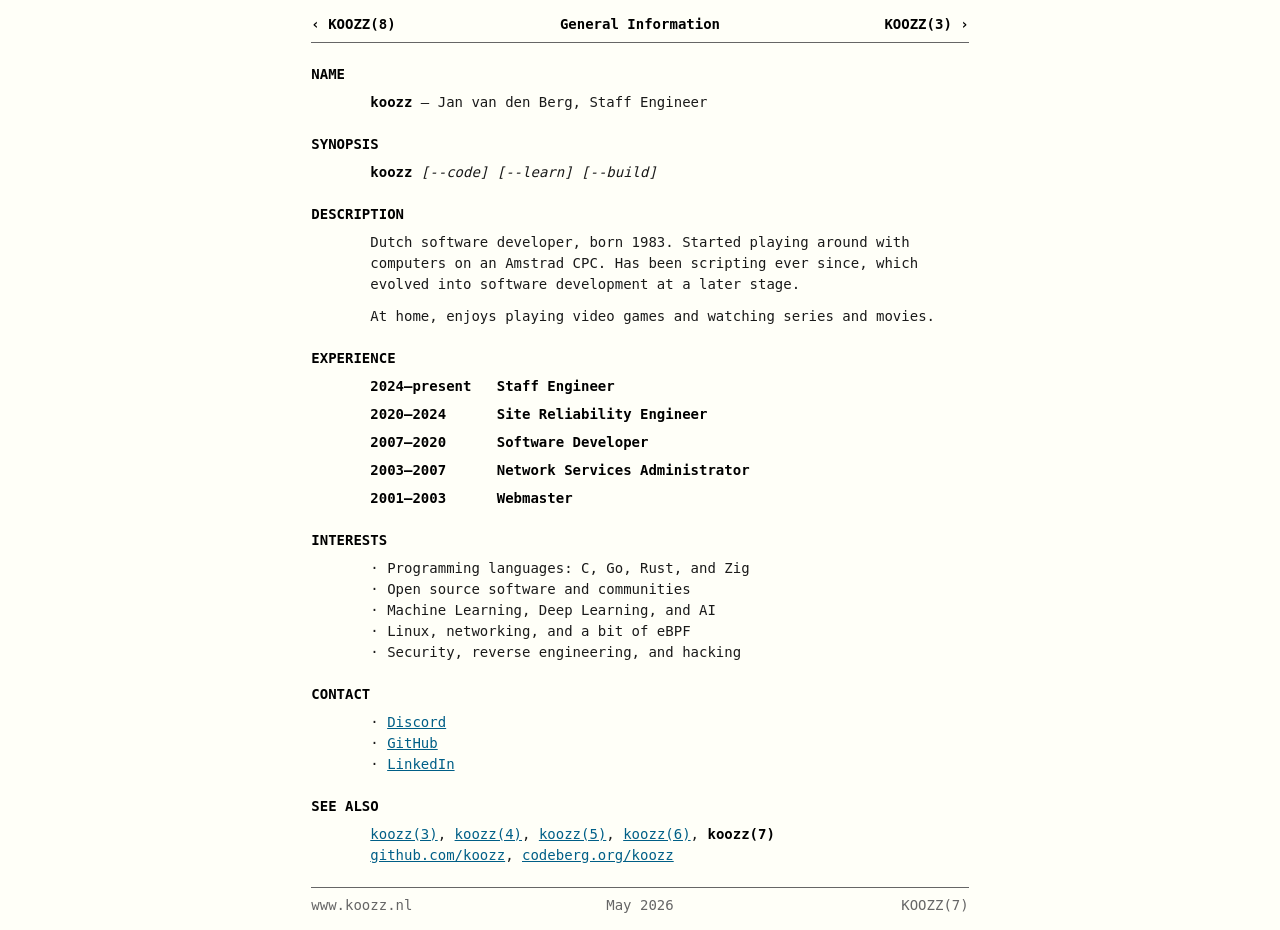
<file: index.html>
<!DOCTYPE html>
<html lang="en">
  <head>
    <meta charset="utf-8">
    <meta name="viewport" content="width=device-width, initial-scale=1">
    <meta name="color-scheme" content="dark light">
    <title>KOOZZ(7) - Jan van den Berg</title>
    <link rel="apple-touch-icon" sizes="180x180" href="/apple-touch-icon.png">
    <link rel="icon" type="image/png" sizes="32x32" href="/favicon-32x32.png">
    <link rel="icon" type="image/png" sizes="16x16" href="/favicon-16x16.png">
    <link rel="manifest" href="/site.webmanifest">
    <link rel="stylesheet" href="style.css">
    <link rel="prev" href="learn.html">
    <link rel="next" href="contrib.html">
    <link rel="prefetch" href="contrib.html">
    <link rel="prefetch" href="italian.html">
    <link rel="prefetch" href="config.html">
    <link rel="prefetch" href="games.html">
  </head>
  <body>
    <div class="man-page">
      <div class="man-header">
        <span><a href="learn.html">&#8249; KOOZZ(8)</a></span>
        <span>General Information</span>
        <span><a href="contrib.html">KOOZZ(3) &#8250;</a></span>
      </div>

      <div class="section-heading">NAME</div>
      <div class="section-body">
        <p><b>koozz</b> &mdash; Jan van den Berg, Staff Engineer</p>
      </div>

      <div class="section-heading">SYNOPSIS</div>
      <div class="section-body">
        <p class="synopsis">koozz <span class="synopsis-arg">[--code]</span> <span class="synopsis-arg">[--learn]</span> <span class="synopsis-arg">[--build]</span></p>
      </div>

      <div class="section-heading">DESCRIPTION</div>
      <div class="section-body">
        <p>
          Dutch software developer, born 1983. Started playing around with
          computers on an Amstrad CPC. Has been scripting ever since, which
          evolved into software development at a later stage.
        </p>
        <p>
          At home, enjoys playing video games and watching series and movies.
        </p>
      </div>

      <div class="section-heading">EXPERIENCE</div>
      <div class="section-body">
        <div class="entry">
          <div class="entry-label">2024&ndash;present &nbsp; Staff Engineer</div>
        </div>
        <div class="entry">
          <div class="entry-label">2020&ndash;2024 &nbsp;&nbsp;&nbsp;&nbsp; Site Reliability Engineer</div>
        </div>
        <div class="entry">
          <div class="entry-label">2007&ndash;2020 &nbsp;&nbsp;&nbsp;&nbsp; Software Developer</div>
        </div>
        <div class="entry">
          <div class="entry-label">2003&ndash;2007 &nbsp;&nbsp;&nbsp;&nbsp; Network Services Administrator</div>
        </div>
        <div class="entry">
          <div class="entry-label">2001&ndash;2003 &nbsp;&nbsp;&nbsp;&nbsp; Webmaster</div>
        </div>
      </div>

      <div class="section-heading">INTERESTS</div>
      <div class="section-body">
        <ul>
          <li>Programming languages: C, Go, Rust, and Zig</li>
          <li>Open source software and communities</li>
          <li>Machine Learning, Deep Learning, and AI</li>
          <li>Linux, networking, and a bit of eBPF</li>
          <li>Security, reverse engineering, and hacking</li>
        </ul>
      </div>

      <div class="section-heading">CONTACT</div>
      <div class="section-body">
        <ul>
          <li><a href="https://discord.com/invite/qkj62jt8Mg">Discord</a></li>
          <li><a href="https://github.com/koozz">GitHub</a></li>
          <li><a href="https://www.linkedin.com/in/koozz">LinkedIn</a></li>
        </ul>
      </div>

      <div class="section-heading">SEE ALSO</div>
      <div class="section-body">
        <p>
          <a href="contrib.html">koozz(3)</a>,
          <a href="italian.html">koozz(4)</a>,
          <a href="config.html">koozz(5)</a>,
          <a href="games.html">koozz(6)</a>,
          <b>koozz(7)</b>
          <br>
          <a href="https://github.com/koozz">github.com/koozz</a>,
          <a href="https://codeberg.org/koozz">codeberg.org/koozz</a>
        </p>
      </div>

      <div class="man-footer">
        <span>www.koozz.nl</span>
        <span>May 2026</span>
        <span>KOOZZ(7)</span>
      </div>
    </div>
  </body>
</html>
</file>
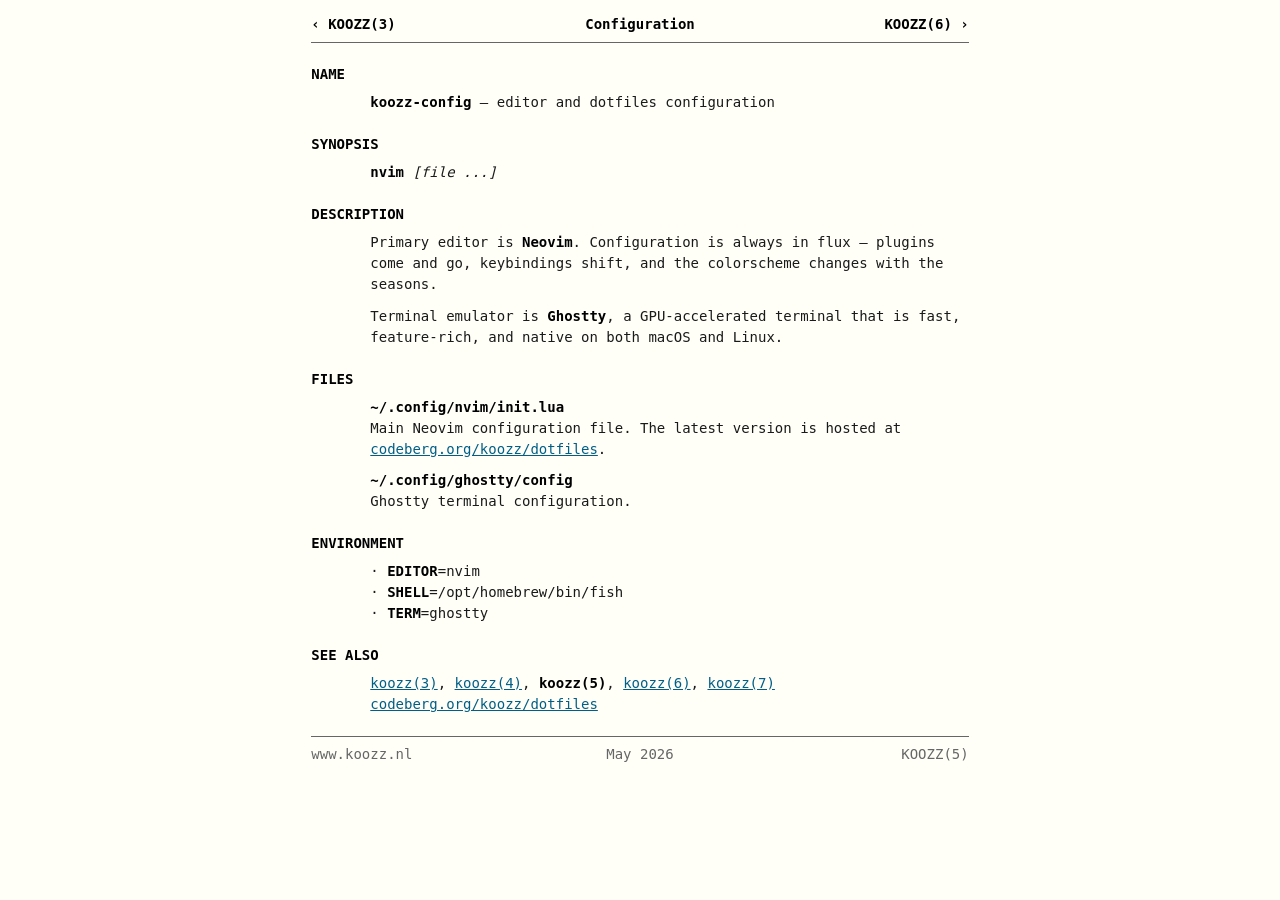
<file: config.html>
<!DOCTYPE html>
<html lang="en">
  <head>
    <meta charset="utf-8">
    <meta name="viewport" content="width=device-width, initial-scale=1">
    <meta name="color-scheme" content="dark light">
    <title>KOOZZ(5) - Configuration</title>
    <link rel="apple-touch-icon" sizes="180x180" href="/apple-touch-icon.png">
    <link rel="icon" type="image/png" sizes="32x32" href="/favicon-32x32.png">
    <link rel="icon" type="image/png" sizes="16x16" href="/favicon-16x16.png">
    <link rel="manifest" href="/site.webmanifest">
    <link rel="stylesheet" href="style.css">
    <link rel="prev" href="contrib.html">
    <link rel="next" href="games.html">
    <link rel="prefetch" href="index.html">
    <link rel="prefetch" href="italian.html">
    <link rel="prefetch" href="games.html">
  </head>
  <body>
    <div class="man-page">
      <div class="man-header">
        <span><a href="contrib.html">&#8249; KOOZZ(3)</a></span>
        <span>Configuration</span>
        <span><a href="games.html">KOOZZ(6) &#8250;</a></span>
      </div>

      <div class="section-heading">NAME</div>
      <div class="section-body">
        <p><b>koozz-config</b> &mdash; editor and dotfiles configuration</p>
      </div>

      <div class="section-heading">SYNOPSIS</div>
      <div class="section-body">
        <p class="synopsis">nvim <span class="synopsis-arg">[file ...]</span></p>
      </div>

      <div class="section-heading">DESCRIPTION</div>
      <div class="section-body">
        <p>
          Primary editor is <b>Neovim</b>. Configuration is always in
          flux &mdash; plugins come and go, keybindings shift, and the
          colorscheme changes with the seasons.
        </p>
        <p>
          Terminal emulator is <b>Ghostty</b>, a GPU-accelerated terminal
          that is fast, feature-rich, and native on both macOS and Linux.
        </p>
      </div>

      <div class="section-heading">FILES</div>
      <div class="section-body">
        <div class="entry">
          <div class="entry-label">~/.config/nvim/init.lua</div>
          <p>
            Main Neovim configuration file. The latest version is hosted at
            <a href="https://codeberg.org/koozz/dotfiles/src/branch/main/.config/nvim/init.lua">codeberg.org/koozz/dotfiles</a>.
          </p>
        </div>
        <div class="entry">
          <div class="entry-label">~/.config/ghostty/config</div>
          <p>Ghostty terminal configuration.</p>
        </div>
      </div>

      <div class="section-heading">ENVIRONMENT</div>
      <div class="section-body">
        <ul>
          <li><b>EDITOR</b>=nvim</li>
          <li><b>SHELL</b>=/opt/homebrew/bin/fish</li>
          <li><b>TERM</b>=ghostty</li>
        </ul>
      </div>

      <div class="section-heading">SEE ALSO</div>
      <div class="section-body">
        <p>
          <a href="contrib.html">koozz(3)</a>,
          <a href="italian.html">koozz(4)</a>,
          <b>koozz(5)</b>,
          <a href="games.html">koozz(6)</a>,
          <a href="index.html">koozz(7)</a>
          <br>
          <a href="https://codeberg.org/koozz/dotfiles">codeberg.org/koozz/dotfiles</a>
        </p>
      </div>

      <div class="man-footer">
        <span>www.koozz.nl</span>
        <span>May 2026</span>
        <span>KOOZZ(5)</span>
      </div>
    </div>
  </body>
</html>
</file>
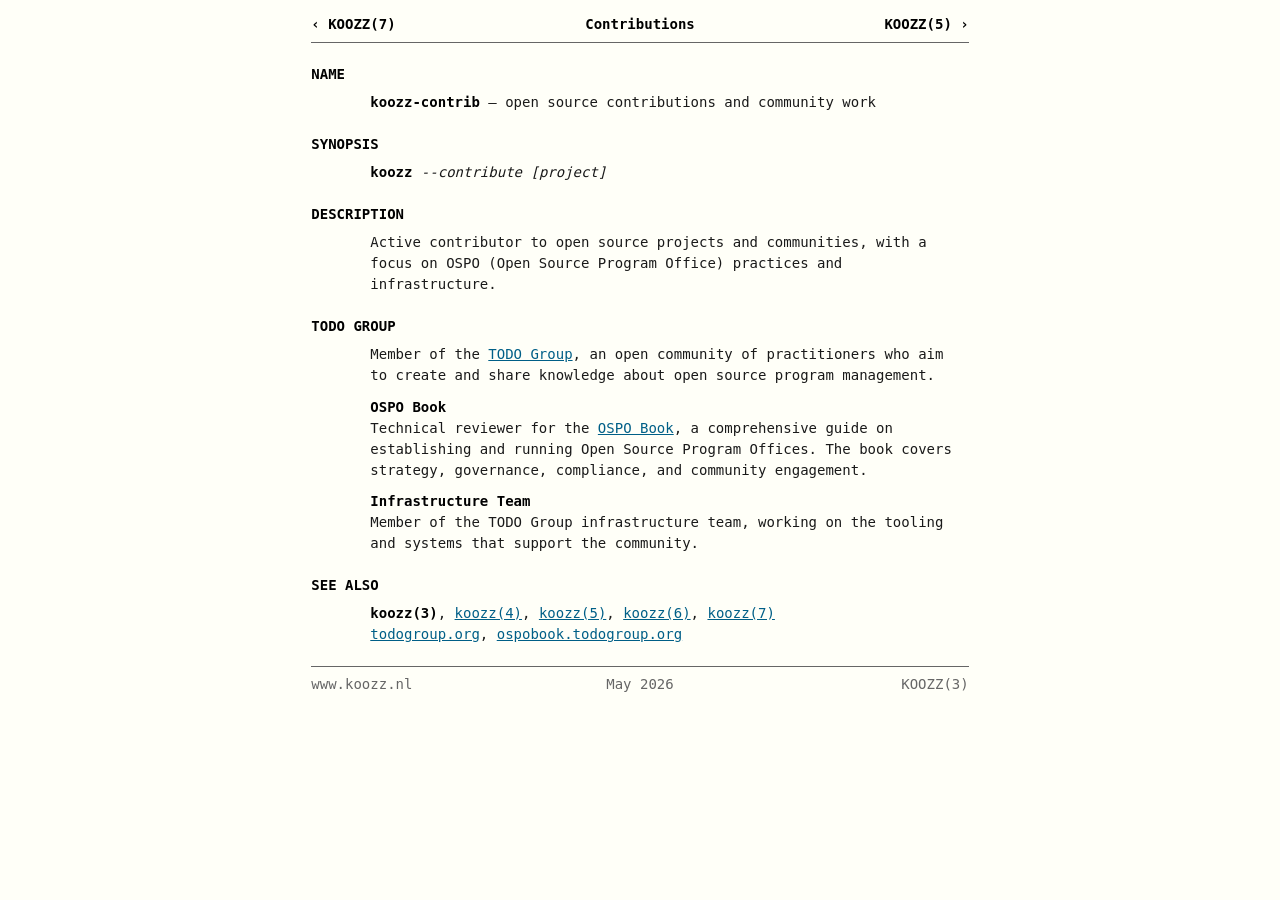
<file: contrib.html>
<!DOCTYPE html>
<html lang="en">
  <head>
    <meta charset="utf-8">
    <meta name="viewport" content="width=device-width, initial-scale=1">
    <meta name="color-scheme" content="dark light">
    <title>KOOZZ(3) - Contributions</title>
    <link rel="apple-touch-icon" sizes="180x180" href="/apple-touch-icon.png">
    <link rel="icon" type="image/png" sizes="32x32" href="/favicon-32x32.png">
    <link rel="icon" type="image/png" sizes="16x16" href="/favicon-16x16.png">
    <link rel="manifest" href="/site.webmanifest">
    <link rel="stylesheet" href="style.css">
    <link rel="prev" href="index.html">
    <link rel="next" href="config.html">
    <link rel="prefetch" href="index.html">
    <link rel="prefetch" href="italian.html">
    <link rel="prefetch" href="config.html">
  </head>
  <body>
    <div class="man-page">
      <div class="man-header">
        <span><a href="index.html">&#8249; KOOZZ(7)</a></span>
        <span>Contributions</span>
        <span><a href="config.html">KOOZZ(5) &#8250;</a></span>
      </div>

      <div class="section-heading">NAME</div>
      <div class="section-body">
        <p><b>koozz-contrib</b> &mdash; open source contributions and community work</p>
      </div>

      <div class="section-heading">SYNOPSIS</div>
      <div class="section-body">
        <p class="synopsis">koozz <span class="synopsis-arg">--contribute</span> <span class="synopsis-arg">[project]</span></p>
      </div>

      <div class="section-heading">DESCRIPTION</div>
      <div class="section-body">
        <p>
          Active contributor to open source projects and communities,
          with a focus on OSPO (Open Source Program Office) practices
          and infrastructure.
        </p>
      </div>

      <div class="section-heading">TODO GROUP</div>
      <div class="section-body">
        <p>
          Member of the <a href="https://todogroup.org">TODO Group</a>,
          an open community of practitioners who aim to create and share
          knowledge about open source program management.
        </p>
        <div class="entry">
          <div class="entry-label">OSPO Book</div>
          <p>
            Technical reviewer for the
            <a href="https://ospobook.todogroup.org">OSPO Book</a>,
            a comprehensive guide on establishing and running Open Source
            Program Offices. The book covers strategy, governance,
            compliance, and community engagement.
          </p>
        </div>
        <div class="entry">
          <div class="entry-label">Infrastructure Team</div>
          <p>
            Member of the TODO Group infrastructure team, working on
            the tooling and systems that support the community.
          </p>
        </div>
      </div>

      <div class="section-heading">SEE ALSO</div>
      <div class="section-body">
        <p>
          <b>koozz(3)</b>,
          <a href="italian.html">koozz(4)</a>,
          <a href="config.html">koozz(5)</a>,
          <a href="games.html">koozz(6)</a>,
          <a href="index.html">koozz(7)</a>
          <br>
          <a href="https://todogroup.org">todogroup.org</a>,
          <a href="https://ospobook.todogroup.org">ospobook.todogroup.org</a>
        </p>
      </div>

      <div class="man-footer">
        <span>www.koozz.nl</span>
        <span>May 2026</span>
        <span>KOOZZ(3)</span>
      </div>
    </div>
  </body>
</html>
</file>
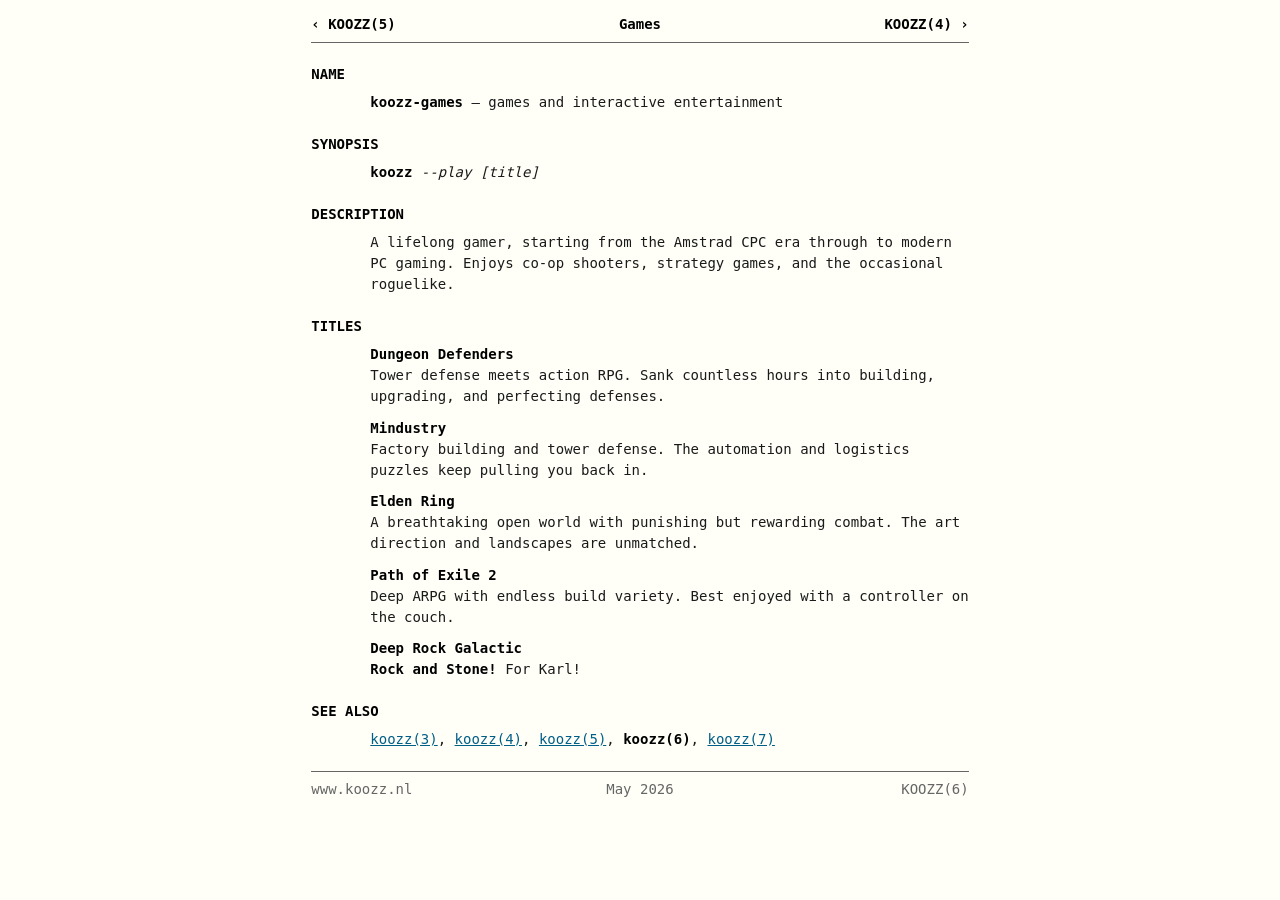
<file: games.html>
<!DOCTYPE html>
<html lang="en">
  <head>
    <meta charset="utf-8">
    <meta name="viewport" content="width=device-width, initial-scale=1">
    <meta name="color-scheme" content="dark light">
    <title>KOOZZ(6) - Games</title>
    <link rel="apple-touch-icon" sizes="180x180" href="/apple-touch-icon.png">
    <link rel="icon" type="image/png" sizes="32x32" href="/favicon-32x32.png">
    <link rel="icon" type="image/png" sizes="16x16" href="/favicon-16x16.png">
    <link rel="manifest" href="/site.webmanifest">
    <link rel="stylesheet" href="style.css">
    <link rel="prev" href="config.html">
    <link rel="next" href="italian.html">
    <link rel="prefetch" href="index.html">
    <link rel="prefetch" href="contrib.html">
    <link rel="prefetch" href="italian.html">
    <link rel="prefetch" href="config.html">
  </head>
  <body>
    <div class="man-page">
      <div class="man-header">
        <span><a href="config.html">&#8249; KOOZZ(5)</a></span>
        <span>Games</span>
        <span><a href="italian.html">KOOZZ(4) &#8250;</a></span>
      </div>

      <div class="section-heading">NAME</div>
      <div class="section-body">
        <p><b>koozz-games</b> &mdash; games and interactive entertainment</p>
      </div>

      <div class="section-heading">SYNOPSIS</div>
      <div class="section-body">
        <p class="synopsis">koozz <span class="synopsis-arg">--play</span> <span class="synopsis-arg">[title]</span></p>
      </div>

      <div class="section-heading">DESCRIPTION</div>
      <div class="section-body">
        <p>
          A lifelong gamer, starting from the Amstrad CPC era through to
          modern PC gaming. Enjoys co-op shooters, strategy games, and
          the occasional roguelike.
        </p>
      </div>

      <div class="section-heading">TITLES</div>
      <div class="section-body">
        <div class="entry">
          <div class="entry-label">Dungeon Defenders</div>
          <p>
            Tower defense meets action RPG. Sank countless hours into
            building, upgrading, and perfecting defenses.
          </p>
        </div>
        <div class="entry">
          <div class="entry-label">Mindustry</div>
          <p>
            Factory building and tower defense. The automation and
            logistics puzzles keep pulling you back in.
          </p>
        </div>
        <div class="entry">
          <div class="entry-label">Elden Ring</div>
          <p>
            A breathtaking open world with punishing but rewarding
            combat. The art direction and landscapes are unmatched.
          </p>
        </div>
        <div class="entry">
          <div class="entry-label">Path of Exile 2</div>
          <p>
            Deep ARPG with endless build variety. Best enjoyed with
            a controller on the couch.
          </p>
        </div>
        <div class="entry">
          <div class="entry-label">Deep Rock Galactic</div>
          <p>
            <b>Rock and Stone!</b> For Karl!
          </p>
        </div>
      </div>

      <div class="section-heading">SEE ALSO</div>
      <div class="section-body">
        <p>
          <a href="contrib.html">koozz(3)</a>,
          <a href="italian.html">koozz(4)</a>,
          <a href="config.html">koozz(5)</a>,
          <b>koozz(6)</b>,
          <a href="index.html">koozz(7)</a>
        </p>
      </div>

      <div class="man-footer">
        <span>www.koozz.nl</span>
        <span>May 2026</span>
        <span>KOOZZ(6)</span>
      </div>
    </div>
  </body>
</html>
</file>
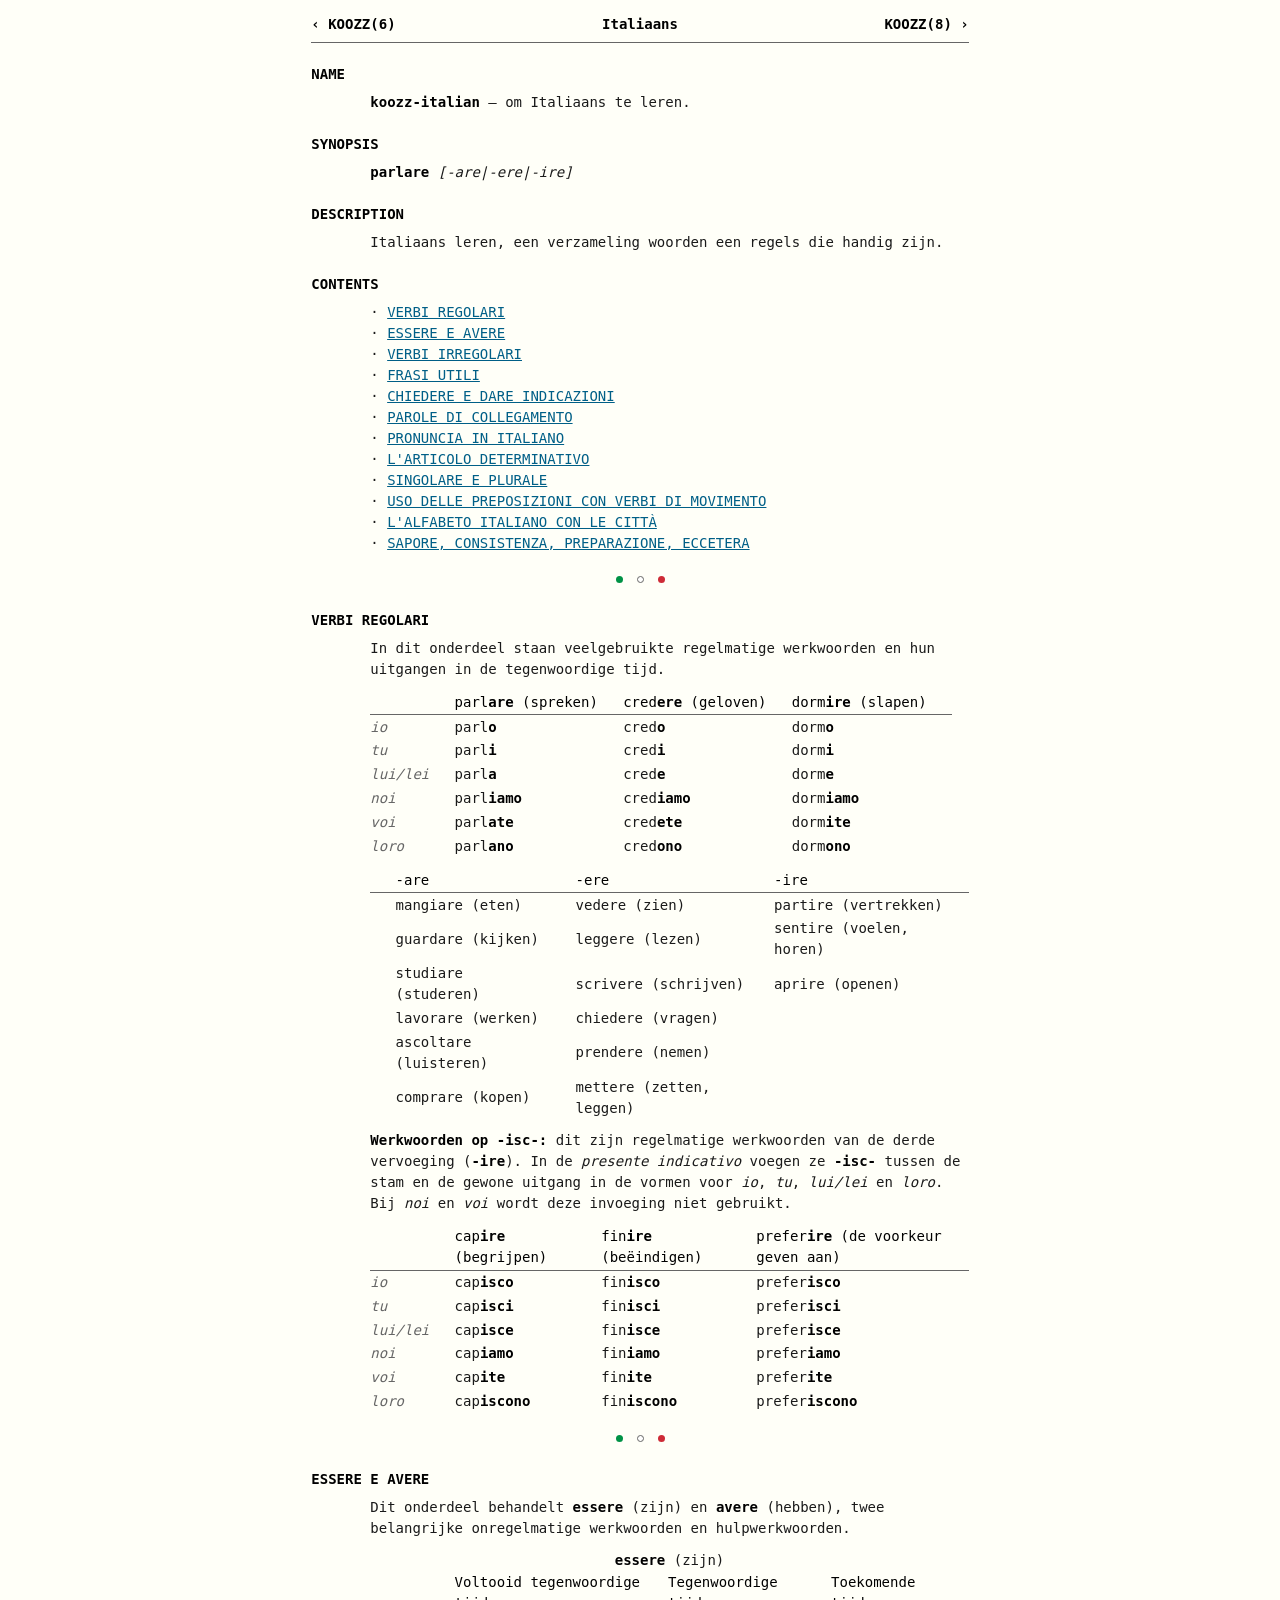
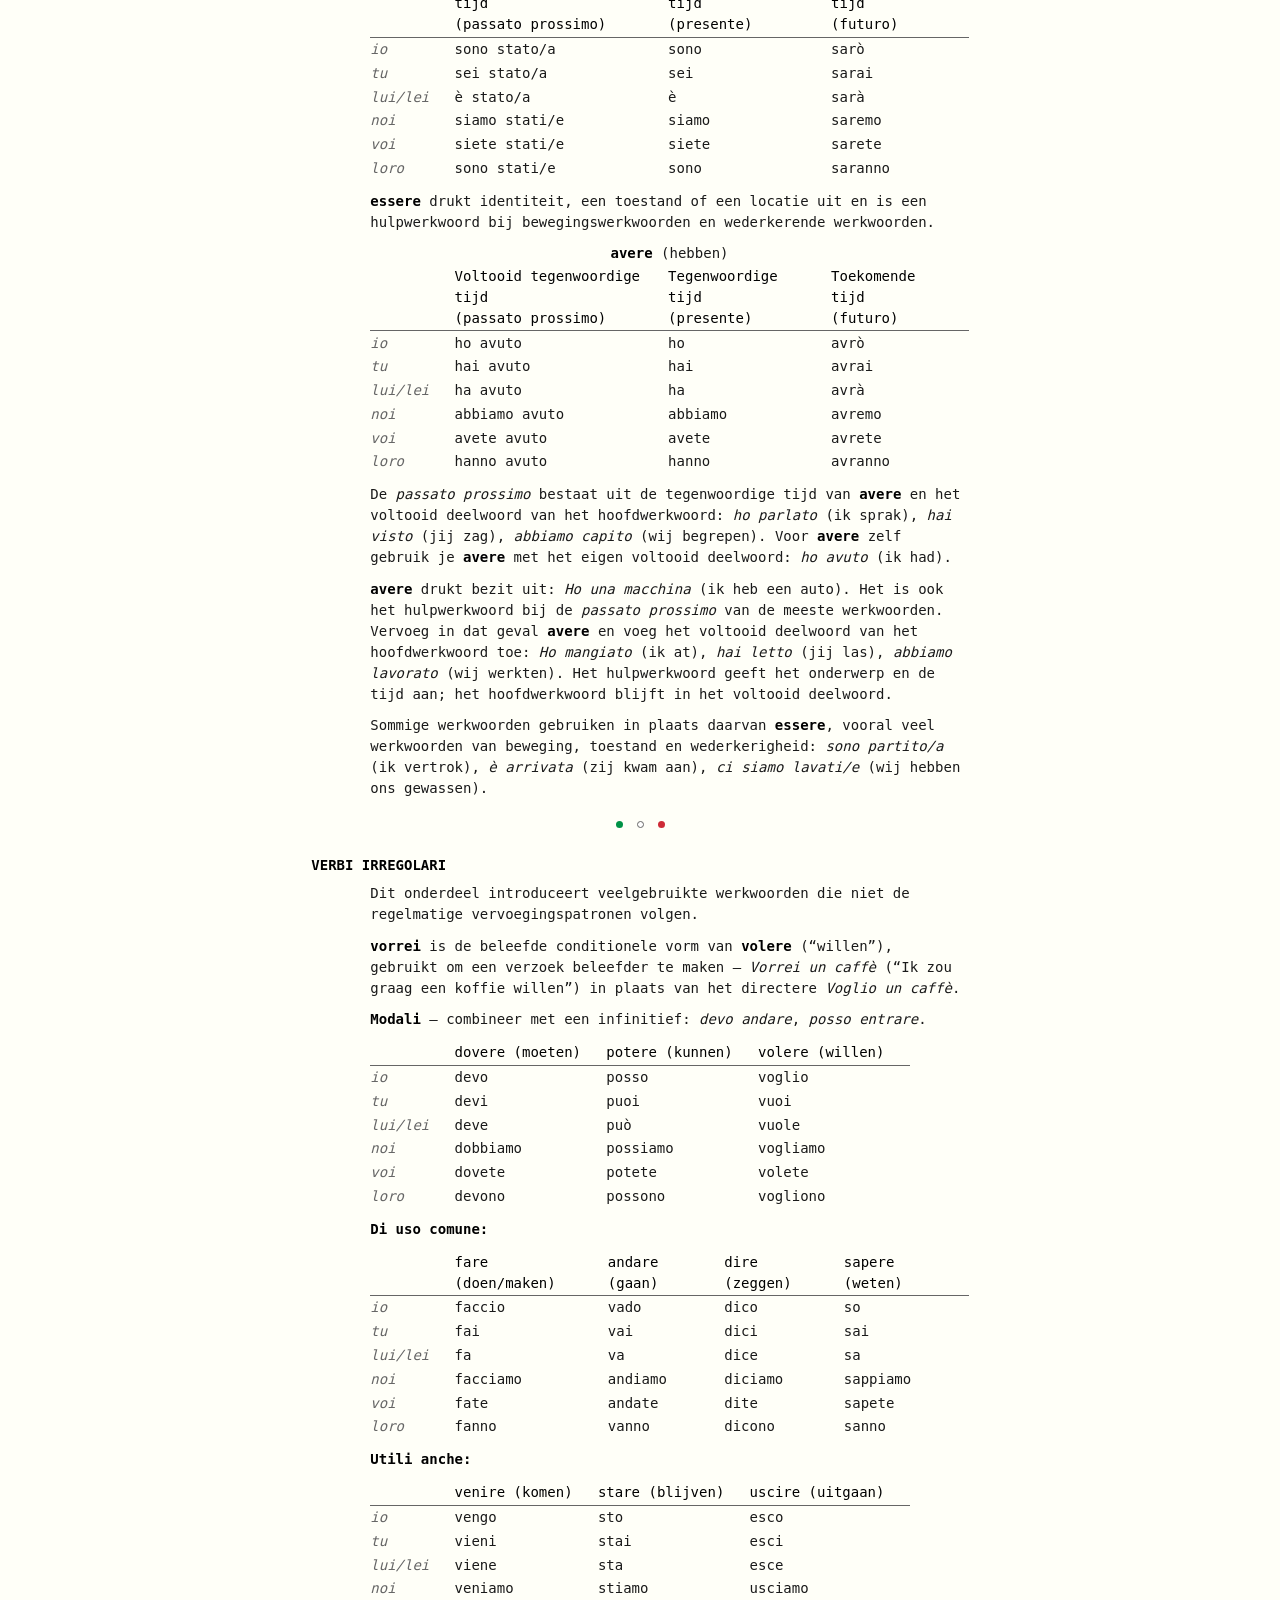
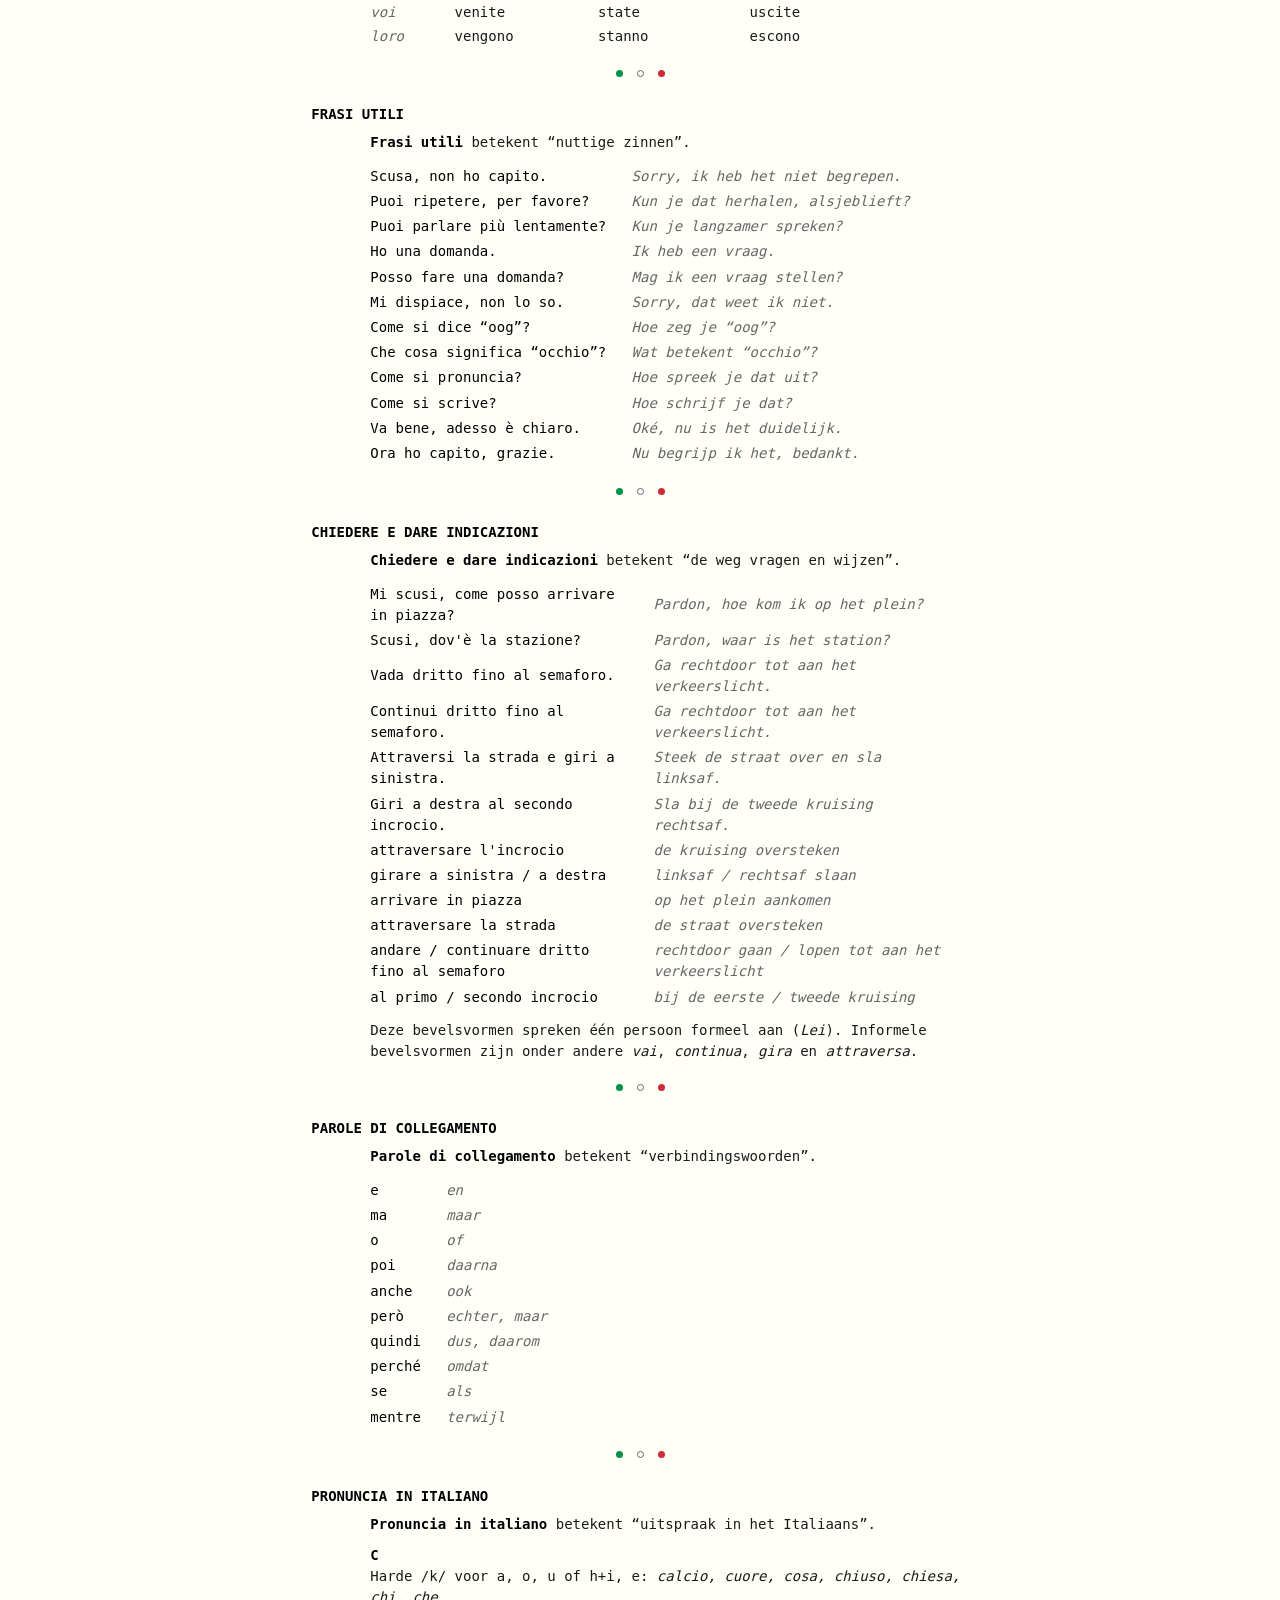
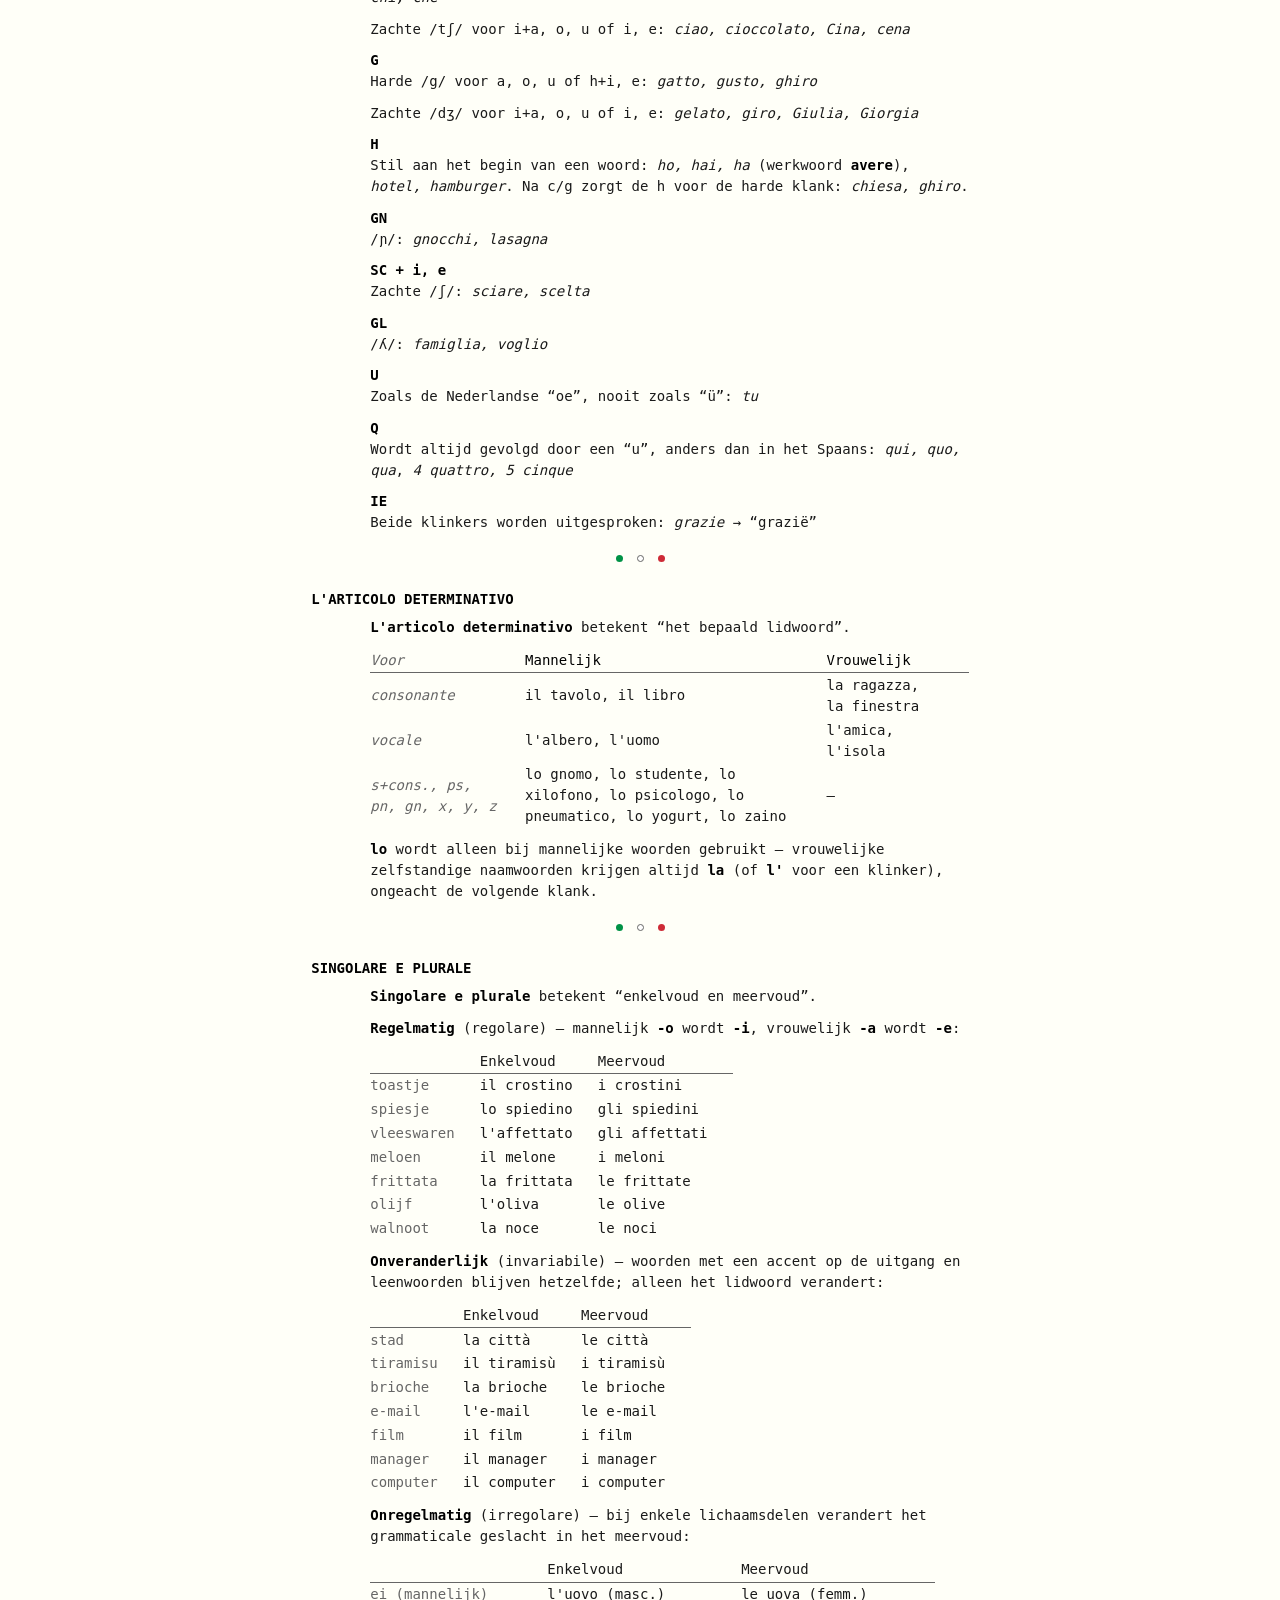
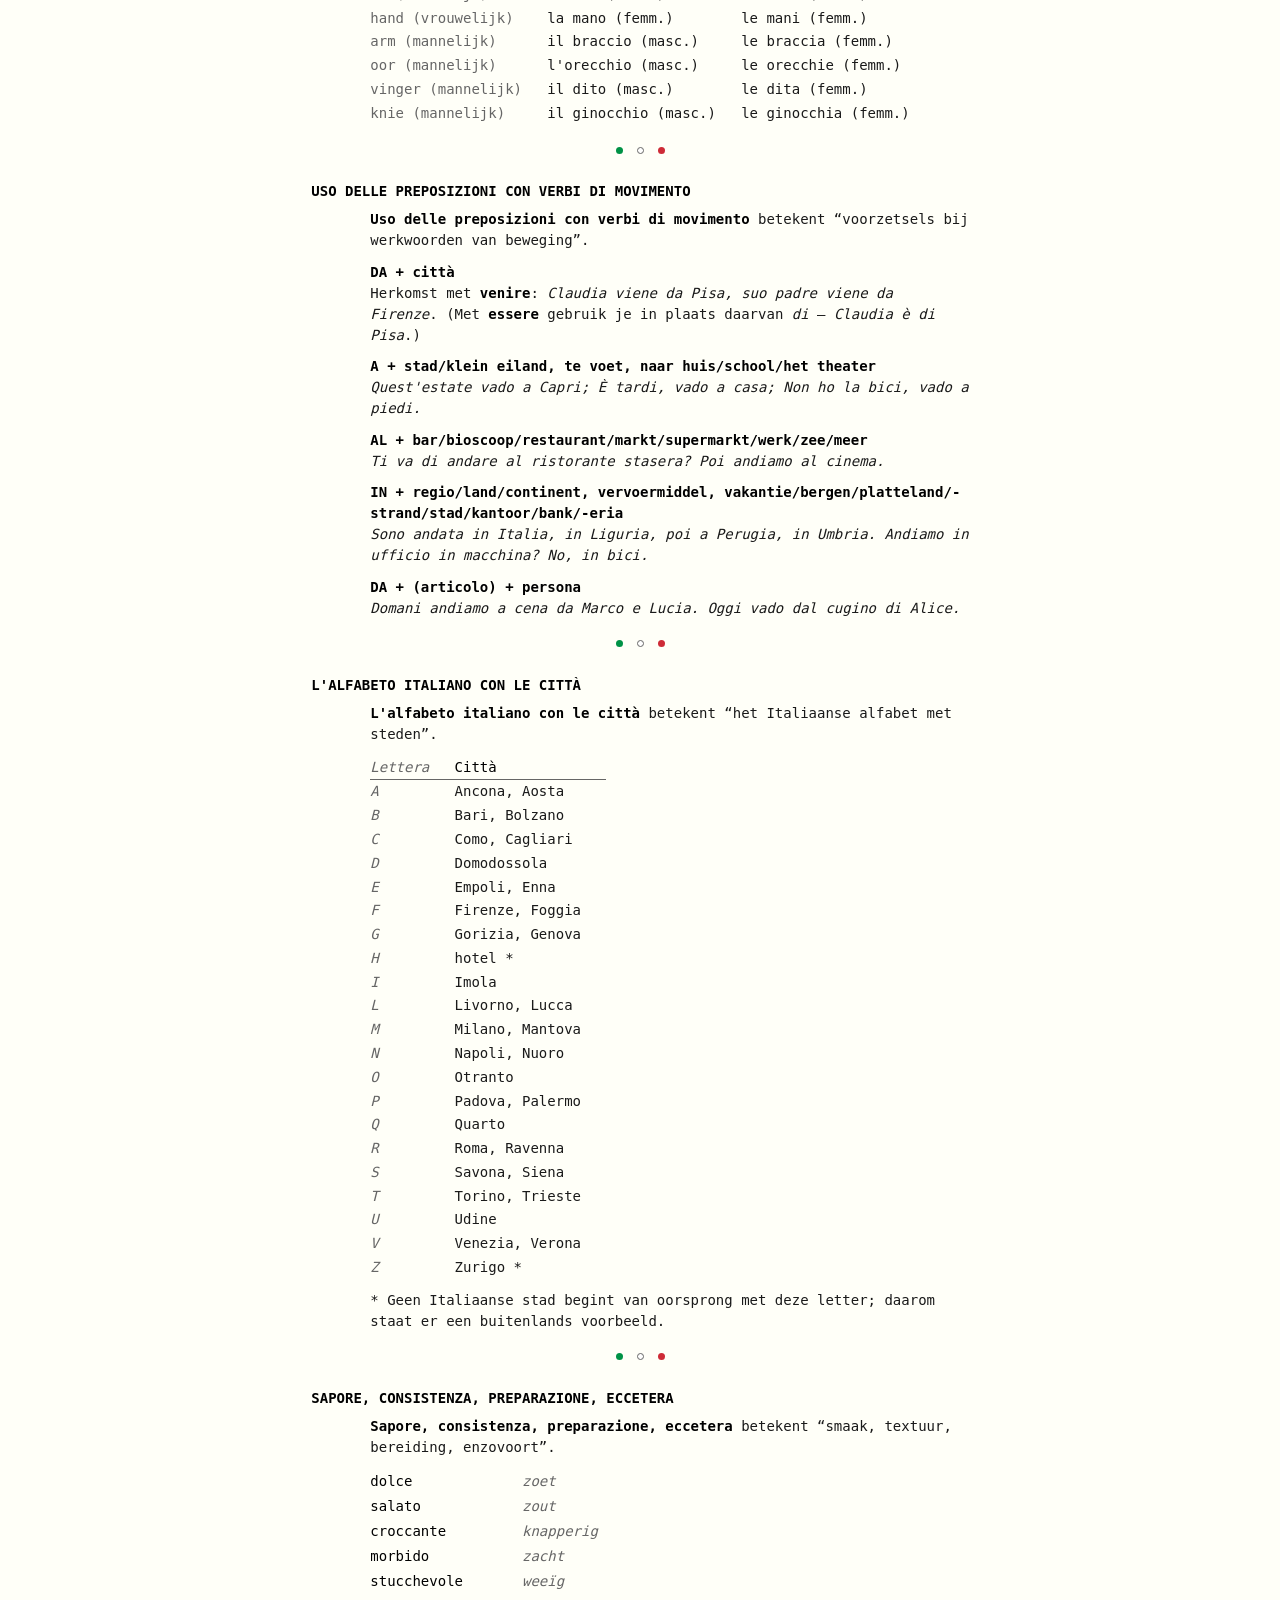
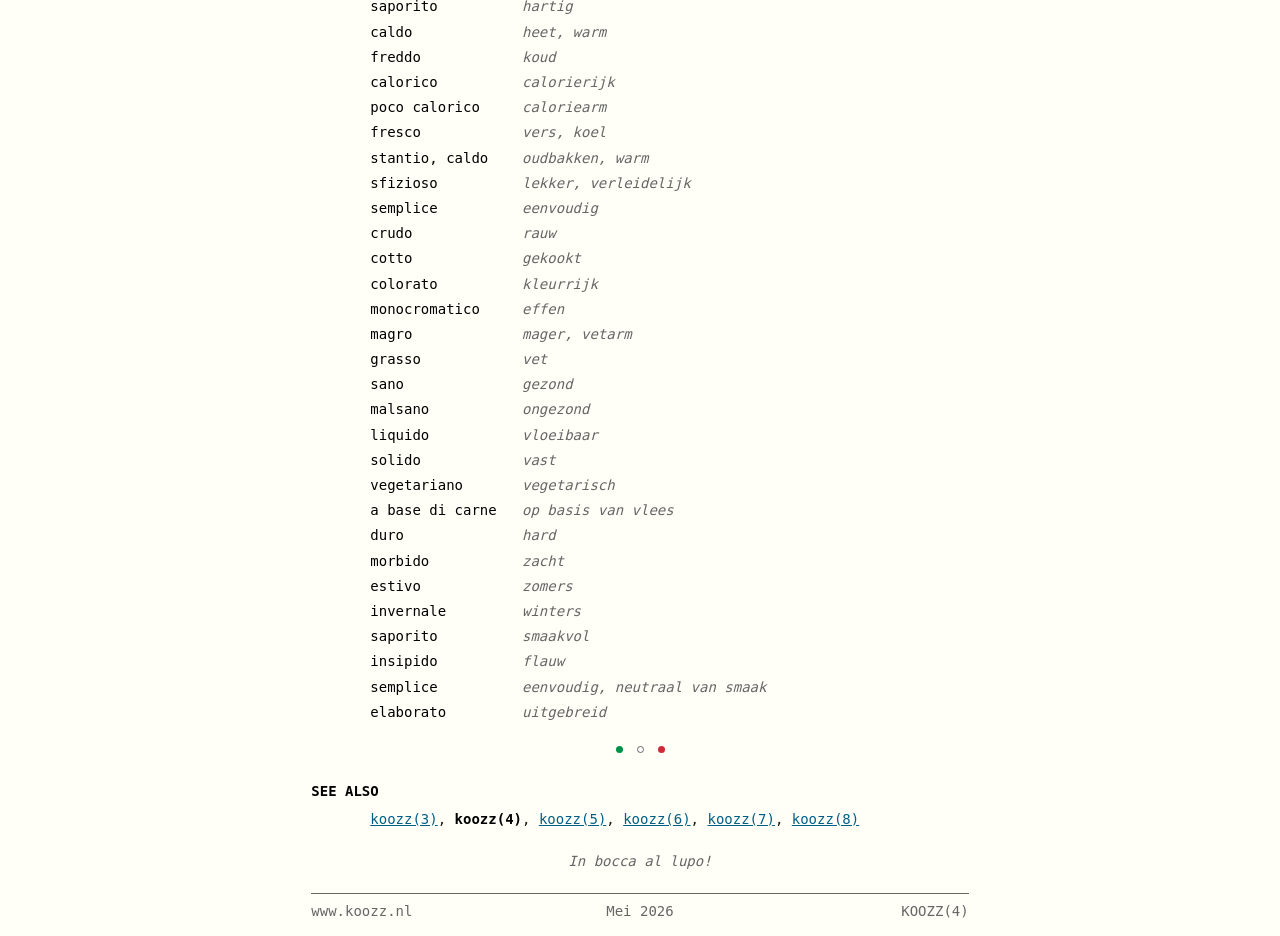
<file: italian.html>
<!DOCTYPE html>
<html lang="nl">
  <head>
    <meta charset="utf-8">
    <meta name="viewport" content="width=device-width, initial-scale=1">
    <meta name="color-scheme" content="dark light">
    <title>KOOZZ(4) - Italiaans</title>
    <link rel="apple-touch-icon" sizes="180x180" href="/apple-touch-icon.png">
    <link rel="icon" type="image/png" sizes="32x32" href="/favicon-32x32.png">
    <link rel="icon" type="image/png" sizes="16x16" href="/favicon-16x16.png">
    <link rel="manifest" href="/site.webmanifest">
    <link rel="stylesheet" href="style.css">
    <link rel="prev" href="games.html">
    <link rel="next" href="learn.html">
    <link rel="prefetch" href="contrib.html">
    <link rel="prefetch" href="config.html">
    <link rel="prefetch" href="index.html">
    <style>
      .phrase-table td:first-child { cursor: pointer; }
    </style>
  </head>
  <body>
    <div class="man-page">
      <div class="man-header">
        <span><a href="games.html">&#8249; KOOZZ(6)</a></span>
        <span>Italiaans</span>
        <span><a href="learn.html">KOOZZ(8) &#8250;</a></span>
      </div>

      <div class="section-heading">NAME</div>
      <div class="section-body">
        <p><b>koozz-italian</b> &mdash; om Italiaans te leren.</p>
      </div>

      <div class="section-heading">SYNOPSIS</div>
      <div class="section-body">
        <p class="synopsis">parlare <span class="synopsis-arg">[-are|-ere|-ire]</span></p>
      </div>

      <div class="section-heading">DESCRIPTION</div>
      <div class="section-body">
        <p>
          Italiaans leren, een verzameling woorden een regels die handig zijn.
        </p>
      </div>

      <div class="section-heading">CONTENTS</div>
      <div class="section-body">
        <ul>
          <li><a href="#regular-verbs">VERBI REGOLARI</a></li>
          <li><a href="#essere-and-avere">ESSERE E AVERE</a></li>
          <li><a href="#irregular-verbs">VERBI IRREGOLARI</a></li>
          <li><a href="#frasi-utili">FRASI UTILI</a></li>
          <li><a href="#chiedere-e-dare-indicazioni">CHIEDERE E DARE INDICAZIONI</a></li>
          <li><a href="#parole-di-collegamento">PAROLE DI COLLEGAMENTO</a></li>
          <li><a href="#pronuncia-in-italiano">PRONUNCIA IN ITALIANO</a></li>
          <li><a href="#l-articolo-determinativo">L'ARTICOLO DETERMINATIVO</a></li>
          <li><a href="#singolare-e-plurale">SINGOLARE E PLURALE</a></li>
          <li><a href="#uso-delle-preposizioni-con-verbi-di-movimento">USO DELLE PREPOSIZIONI CON VERBI DI MOVIMENTO</a></li>
          <li><a href="#l-alfabeto-italiano-con-le-citta">L'ALFABETO ITALIANO CON LE CITT&Agrave;</a></li>
          <li><a href="#sapore-consistenza-preparazione">SAPORE, CONSISTENZA, PREPARAZIONE, ECCETERA</a></li>
        </ul>
      </div>

      <div class="section-dots"><span></span><span></span><span></span></div>

      <div class="section-heading" id="regular-verbs">VERBI REGOLARI</div>
      <div class="section-body">
        <p>In dit onderdeel staan veelgebruikte regelmatige werkwoorden en hun uitgangen in de tegenwoordige tijd.</p>
        <table class="verb-table">
          <tr>
            <th></th>
            <th>parl<b>are</b> (spreken)</th>
            <th>cred<b>ere</b> (geloven)</th>
            <th>dorm<b>ire</b> (slapen)</th>
          </tr>
          <tr><td>io</td><td>parl<b>o</b></td><td>cred<b>o</b></td><td>dorm<b>o</b></td></tr>
          <tr><td>tu</td><td>parl<b>i</b></td><td>cred<b>i</b></td><td>dorm<b>i</b></td></tr>
          <tr><td>lui/lei</td><td>parl<b>a</b></td><td>cred<b>e</b></td><td>dorm<b>e</b></td></tr>
          <tr><td>noi</td><td>parl<b>iamo</b></td><td>cred<b>iamo</b></td><td>dorm<b>iamo</b></td></tr>
          <tr><td>voi</td><td>parl<b>ate</b></td><td>cred<b>ete</b></td><td>dorm<b>ite</b></td></tr>
          <tr><td>loro</td><td>parl<b>ano</b></td><td>cred<b>ono</b></td><td>dorm<b>ono</b></td></tr>
        </table>

        <table class="verb-table">
          <tr><th></th><th>-are</th><th>-ere</th><th>-ire</th></tr>
          <tr><td></td><td>mangiare (eten)</td><td>vedere (zien)</td><td>partire (vertrekken)</td></tr>
          <tr><td></td><td>guardare (kijken)</td><td>leggere (lezen)</td><td>sentire (voelen, horen)</td></tr>
          <tr><td></td><td>studiare (studeren)</td><td>scrivere (schrijven)</td><td>aprire (openen)</td></tr>
          <tr><td></td><td>lavorare (werken)</td><td>chiedere (vragen)</td><td></td></tr>
          <tr><td></td><td>ascoltare (luisteren)</td><td>prendere (nemen)</td><td></td></tr>
          <tr><td></td><td>comprare (kopen)</td><td>mettere (zetten, leggen)</td><td></td></tr>
        </table>

        <p><b>Werkwoorden op -isc-:</b> dit zijn regelmatige werkwoorden van de derde vervoeging (<b>-ire</b>). In de <i>presente indicativo</i> voegen ze <b>-isc-</b> tussen de stam en de gewone uitgang in de vormen voor <i>io</i>, <i>tu</i>, <i>lui/lei</i> en <i>loro</i>. Bij <i>noi</i> en <i>voi</i> wordt deze invoeging niet gebruikt.</p>
        <table class="verb-table">
          <tr>
            <th></th>
            <th>cap<b>ire</b> (begrijpen)</th>
            <th>fin<b>ire</b> (beëindigen)</th>
            <th>prefer<b>ire</b> (de voorkeur geven aan)</th>
          </tr>
          <tr><td>io</td><td>cap<b>isco</b></td><td>fin<b>isco</b></td><td>prefer<b>isco</b></td></tr>
          <tr><td>tu</td><td>cap<b>isci</b></td><td>fin<b>isci</b></td><td>prefer<b>isci</b></td></tr>
          <tr><td>lui/lei</td><td>cap<b>isce</b></td><td>fin<b>isce</b></td><td>prefer<b>isce</b></td></tr>
          <tr><td>noi</td><td>cap<b>iamo</b></td><td>fin<b>iamo</b></td><td>prefer<b>iamo</b></td></tr>
          <tr><td>voi</td><td>cap<b>ite</b></td><td>fin<b>ite</b></td><td>prefer<b>ite</b></td></tr>
          <tr><td>loro</td><td>cap<b>iscono</b></td><td>fin<b>iscono</b></td><td>prefer<b>iscono</b></td></tr>
        </table>
      </div>

      <div class="section-dots"><span></span><span></span><span></span></div>

      <div class="section-heading" id="essere-and-avere">ESSERE E AVERE</div>
      <div class="section-body">
        <p>
          Dit onderdeel behandelt <b>essere</b> (zijn) en <b>avere</b> (hebben),
          twee belangrijke onregelmatige werkwoorden en hulpwerkwoorden.
        </p>
        <table class="verb-table">
          <caption><b>essere</b> (zijn)</caption>
          <tr><th></th><th>Voltooid tegenwoordige tijd<br>(passato prossimo)</th><th>Tegenwoordige tijd<br>(presente)</th><th>Toekomende tijd<br>(futuro)</th></tr>
          <tr><td>io</td><td>sono stato/a</td><td>sono</td><td>sar&ograve;</td></tr>
          <tr><td>tu</td><td>sei stato/a</td><td>sei</td><td>sarai</td></tr>
          <tr><td>lui/lei</td><td>&egrave; stato/a</td><td>&egrave;</td><td>sar&agrave;</td></tr>
          <tr><td>noi</td><td>siamo stati/e</td><td>siamo</td><td>saremo</td></tr>
          <tr><td>voi</td><td>siete stati/e</td><td>siete</td><td>sarete</td></tr>
          <tr><td>loro</td><td>sono stati/e</td><td>sono</td><td>saranno</td></tr>
        </table>
        <p><b>essere</b> drukt identiteit, een toestand of een locatie uit en is een hulpwerkwoord bij bewegingswerkwoorden en wederkerende werkwoorden.</p>
        <table class="verb-table">
          <caption><b>avere</b> (hebben)</caption>
          <tr><th></th><th>Voltooid tegenwoordige tijd<br>(passato prossimo)</th><th>Tegenwoordige tijd<br>(presente)</th><th>Toekomende tijd<br>(futuro)</th></tr>
          <tr><td>io</td><td>ho avuto</td><td>ho</td><td>avr&ograve;</td></tr>
          <tr><td>tu</td><td>hai avuto</td><td>hai</td><td>avrai</td></tr>
          <tr><td>lui/lei</td><td>ha avuto</td><td>ha</td><td>avr&agrave;</td></tr>
          <tr><td>noi</td><td>abbiamo avuto</td><td>abbiamo</td><td>avremo</td></tr>
          <tr><td>voi</td><td>avete avuto</td><td>avete</td><td>avrete</td></tr>
          <tr><td>loro</td><td>hanno avuto</td><td>hanno</td><td>avranno</td></tr>
        </table>
        <p>De <i>passato prossimo</i> bestaat uit de tegenwoordige tijd van <b>avere</b> en het voltooid deelwoord van het hoofdwerkwoord: <i>ho parlato</i> (ik sprak), <i>hai visto</i> (jij zag), <i>abbiamo capito</i> (wij begrepen). Voor <b>avere</b> zelf gebruik je <b>avere</b> met het eigen voltooid deelwoord: <i>ho avuto</i> (ik had).</p>
        <p><b>avere</b> drukt bezit uit: <i>Ho una macchina</i> (ik heb een auto). Het is ook het hulpwerkwoord bij de <i>passato prossimo</i> van de meeste werkwoorden. Vervoeg in dat geval <b>avere</b> en voeg het voltooid deelwoord van het hoofdwerkwoord toe: <i>Ho mangiato</i> (ik at), <i>hai letto</i> (jij las), <i>abbiamo lavorato</i> (wij werkten). Het hulpwerkwoord geeft het onderwerp en de tijd aan; het hoofdwerkwoord blijft in het voltooid deelwoord.</p>
        <p>Sommige werkwoorden gebruiken in plaats daarvan <b>essere</b>, vooral veel werkwoorden van beweging, toestand en wederkerigheid: <i>sono partito/a</i> (ik vertrok), <i>è arrivata</i> (zij kwam aan), <i>ci siamo lavati/e</i> (wij hebben ons gewassen).</p>
      </div>

      <div class="section-dots"><span></span><span></span><span></span></div>

      <div class="section-heading" id="irregular-verbs">VERBI IRREGOLARI</div>
      <div class="section-body">
        <p>Dit onderdeel introduceert veelgebruikte werkwoorden die niet de regelmatige vervoegingspatronen volgen.</p>
        <p>
          <b>vorrei</b> is de beleefde conditionele vorm van <b>volere</b>
          (&ldquo;willen&rdquo;), gebruikt om een verzoek beleefder te maken &mdash;
          <i>Vorrei un caff&egrave;</i> (&ldquo;Ik zou graag een
          koffie willen&rdquo;) in plaats van het directere <i>Voglio un
          caff&egrave;</i>.
        </p>
        <p><b>Modali</b> &mdash; combineer met een infinitief: <i>devo andare</i>, <i>posso entrare</i>.</p>
        <table class="verb-table">
          <tr><th></th><th>dovere (moeten)</th><th>potere (kunnen)</th><th>volere (willen)</th></tr>
          <tr><td>io</td><td>devo</td><td>posso</td><td>voglio</td></tr>
          <tr><td>tu</td><td>devi</td><td>puoi</td><td>vuoi</td></tr>
          <tr><td>lui/lei</td><td>deve</td><td>pu&ograve;</td><td>vuole</td></tr>
          <tr><td>noi</td><td>dobbiamo</td><td>possiamo</td><td>vogliamo</td></tr>
          <tr><td>voi</td><td>dovete</td><td>potete</td><td>volete</td></tr>
          <tr><td>loro</td><td>devono</td><td>possono</td><td>vogliono</td></tr>
        </table>

        <p><b>Di uso comune:</b></p>
        <table class="verb-table">
          <tr><th></th><th>fare (doen/maken)</th><th>andare (gaan)</th><th>dire (zeggen)</th><th>sapere (weten)</th></tr>
          <tr><td>io</td><td>faccio</td><td>vado</td><td>dico</td><td>so</td></tr>
          <tr><td>tu</td><td>fai</td><td>vai</td><td>dici</td><td>sai</td></tr>
          <tr><td>lui/lei</td><td>fa</td><td>va</td><td>dice</td><td>sa</td></tr>
          <tr><td>noi</td><td>facciamo</td><td>andiamo</td><td>diciamo</td><td>sappiamo</td></tr>
          <tr><td>voi</td><td>fate</td><td>andate</td><td>dite</td><td>sapete</td></tr>
          <tr><td>loro</td><td>fanno</td><td>vanno</td><td>dicono</td><td>sanno</td></tr>
        </table>

        <p><b>Utili anche:</b></p>
        <table class="verb-table">
          <tr><th></th><th>venire (komen)</th><th>stare (blijven)</th><th>uscire (uitgaan)</th></tr>
          <tr><td>io</td><td>vengo</td><td>sto</td><td>esco</td></tr>
          <tr><td>tu</td><td>vieni</td><td>stai</td><td>esci</td></tr>
          <tr><td>lui/lei</td><td>viene</td><td>sta</td><td>esce</td></tr>
          <tr><td>noi</td><td>veniamo</td><td>stiamo</td><td>usciamo</td></tr>
          <tr><td>voi</td><td>venite</td><td>state</td><td>uscite</td></tr>
          <tr><td>loro</td><td>vengono</td><td>stanno</td><td>escono</td></tr>
        </table>
      </div>

      <div class="section-dots"><span></span><span></span><span></span></div>

      <div class="section-heading" id="frasi-utili">FRASI UTILI</div>
      <div class="section-body">
        <p><b>Frasi utili</b> betekent “nuttige zinnen”.</p>
        <table class="phrase-table">
          <tr><td>Scusa, non ho capito.</td><td>Sorry, ik heb het niet begrepen.</td></tr>
          <tr><td>Puoi ripetere, per favore?</td><td>Kun je dat herhalen, alsjeblieft?</td></tr>
          <tr><td>Puoi parlare pi&ugrave; lentamente?</td><td>Kun je langzamer spreken?</td></tr>
          <tr><td>Ho una domanda.</td><td>Ik heb een vraag.</td></tr>
          <tr><td>Posso fare una domanda?</td><td>Mag ik een vraag stellen?</td></tr>
          <tr><td>Mi dispiace, non lo so.</td><td>Sorry, dat weet ik niet.</td></tr>
          <tr><td>Come si dice &ldquo;oog&rdquo;?</td><td>Hoe zeg je &ldquo;oog&rdquo;?</td></tr>
          <tr><td>Che cosa significa &ldquo;occhio&rdquo;?</td><td>Wat betekent &ldquo;occhio&rdquo;?</td></tr>
          <tr><td>Come si pronuncia?</td><td>Hoe spreek je dat uit?</td></tr>
          <tr><td>Come si scrive?</td><td>Hoe schrijf je dat?</td></tr>
          <tr><td>Va bene, adesso &egrave; chiaro.</td><td>Oké, nu is het duidelijk.</td></tr>
          <tr><td>Ora ho capito, grazie.</td><td>Nu begrijp ik het, bedankt.</td></tr>
        </table>
      </div>

      <div class="section-dots"><span></span><span></span><span></span></div>

      <div class="section-heading" id="chiedere-e-dare-indicazioni">CHIEDERE E DARE INDICAZIONI</div>
      <div class="section-body">
        <p><b>Chiedere e dare indicazioni</b> betekent “de weg vragen en wijzen”.</p>
        <table class="phrase-table">
          <tr><td>Mi scusi, come posso arrivare in piazza?</td><td>Pardon, hoe kom ik op het plein?</td></tr>
          <tr><td>Scusi, dov'&egrave; la stazione?</td><td>Pardon, waar is het station?</td></tr>
          <tr><td>Vada dritto fino al semaforo.</td><td>Ga rechtdoor tot aan het verkeerslicht.</td></tr>
          <tr><td>Continui dritto fino al semaforo.</td><td>Ga rechtdoor tot aan het verkeerslicht.</td></tr>
          <tr><td>Attraversi la strada e giri a sinistra.</td><td>Steek de straat over en sla linksaf.</td></tr>
          <tr><td>Giri a destra al secondo incrocio.</td><td>Sla bij de tweede kruising rechtsaf.</td></tr>
          <tr><td>attraversare l'incrocio</td><td>de kruising oversteken</td></tr>
          <tr><td>girare a sinistra / a destra</td><td>linksaf / rechtsaf slaan</td></tr>
          <tr><td>arrivare in piazza</td><td>op het plein aankomen</td></tr>
          <tr><td>attraversare la strada</td><td>de straat oversteken</td></tr>
          <tr><td>andare / continuare dritto fino al semaforo</td><td>rechtdoor gaan / lopen tot aan het verkeerslicht</td></tr>
          <tr><td>al primo / secondo incrocio</td><td>bij de eerste / tweede kruising</td></tr>
        </table>
        <p>Deze bevelsvormen spreken één persoon formeel aan (<i>Lei</i>). Informele bevelsvormen zijn onder andere <i>vai</i>, <i>continua</i>, <i>gira</i> en <i>attraversa</i>.</p>
      </div>

      <div class="section-dots"><span></span><span></span><span></span></div>

      <div class="section-heading" id="parole-di-collegamento">PAROLE DI COLLEGAMENTO</div>
      <div class="section-body">
        <p><b>Parole di collegamento</b> betekent “verbindingswoorden”.</p>
        <table class="phrase-table">
          <tr><td>e</td><td>en</td></tr>
          <tr><td>ma</td><td>maar</td></tr>
          <tr><td>o</td><td>of</td></tr>
          <tr><td>poi</td><td>daarna</td></tr>
          <tr><td>anche</td><td>ook</td></tr>
          <tr><td>per&ograve;</td><td>echter, maar</td></tr>
          <tr><td>quindi</td><td>dus, daarom</td></tr>
          <tr><td>perch&eacute;</td><td>omdat</td></tr>
          <tr><td>se</td><td>als</td></tr>
          <tr><td>mentre</td><td>terwijl</td></tr>
        </table>
      </div>

      <div class="section-dots"><span></span><span></span><span></span></div>

      <div class="section-heading" id="pronuncia-in-italiano">PRONUNCIA IN ITALIANO</div>
      <div class="section-body">
        <p><b>Pronuncia in italiano</b> betekent “uitspraak in het Italiaans”.</p>
        <div class="entry">
          <div class="entry-label">C</div>
          <p>Harde /k/ voor a, o, u of h+i, e: <i>calcio, cuore, cosa, chiuso, chiesa, chi, che</i></p>
          <p>Zachte /t&#643;/ voor i+a, o, u of i, e: <i>ciao, cioccolato, Cina, cena</i></p>
        </div>
        <div class="entry">
          <div class="entry-label">G</div>
          <p>Harde /g/ voor a, o, u of h+i, e: <i>gatto, gusto, ghiro</i></p>
          <p>Zachte /d&#658;/ voor i+a, o, u of i, e: <i>gelato, giro, Giulia, Giorgia</i></p>
        </div>
        <div class="entry">
          <div class="entry-label">H</div>
          <p>Stil aan het begin van een woord: <i>ho, hai, ha</i> (werkwoord <b>avere</b>), <i>hotel, hamburger</i>. Na c/g zorgt de h voor de harde klank: <i>chiesa, ghiro</i>.</p>
        </div>
        <div class="entry">
          <div class="entry-label">GN</div>
          <p>/&#626;/: <i>gnocchi, lasagna</i></p>
        </div>
        <div class="entry">
          <div class="entry-label">SC + i, e</div>
          <p>Zachte /&#643;/: <i>sciare, scelta</i></p>
        </div>
        <div class="entry">
          <div class="entry-label">GL</div>
          <p>/&#654;/: <i>famiglia, voglio</i></p>
        </div>
        <div class="entry">
          <div class="entry-label">U</div>
          <p>Zoals de Nederlandse &ldquo;oe&rdquo;, nooit zoals &ldquo;&uuml;&rdquo;: <i>tu</i></p>
        </div>
        <div class="entry">
          <div class="entry-label">Q</div>
          <p>Wordt altijd gevolgd door een &ldquo;u&rdquo;, anders dan in het Spaans: <i>qui, quo, qua</i>, <i>4 quattro, 5 cinque</i></p>
        </div>
        <div class="entry">
          <div class="entry-label">IE</div>
          <p>Beide klinkers worden uitgesproken: <i>grazie</i> &rarr; &ldquo;grazi&euml;&rdquo;</p>
        </div>
      </div>

      <div class="section-dots"><span></span><span></span><span></span></div>

      <div class="section-heading" id="l-articolo-determinativo">L'ARTICOLO DETERMINATIVO</div>
      <div class="section-body">
        <p><b>L'articolo determinativo</b> betekent “het bepaald lidwoord”.</p>
        <table class="verb-table">
          <tr><th>Voor</th><th>Mannelijk</th><th>Vrouwelijk</th></tr>
          <tr><td>consonante</td><td>il tavolo, il libro</td><td>la ragazza, la finestra</td></tr>
          <tr><td>vocale</td><td>l'albero, l'uomo</td><td>l'amica, l'isola</td></tr>
          <tr><td>s+cons., ps, pn, gn, x, y, z</td><td>lo gnomo, lo studente, lo xilofono, lo psicologo, lo pneumatico, lo yogurt, lo zaino</td><td>&mdash;</td></tr>
        </table>
        <p>
          <b>lo</b> wordt alleen bij mannelijke woorden gebruikt &mdash; vrouwelijke
          zelfstandige naamwoorden krijgen altijd <b>la</b> (of <b>l'</b> voor een klinker),
          ongeacht de volgende klank.
        </p>
      </div>

      <div class="section-dots"><span></span><span></span><span></span></div>

      <div class="section-heading" id="singolare-e-plurale">SINGOLARE E PLURALE</div>
      <div class="section-body">
        <p><b>Singolare e plurale</b> betekent “enkelvoud en meervoud”.</p>
        <p><b>Regelmatig</b> (regolare) &mdash; mannelijk <b>-o</b> wordt <b>-i</b>, vrouwelijk <b>-a</b> wordt <b>-e</b>:</p>
        <table class="singular-plural-table">
          <tr><th></th><th>Enkelvoud</th><th>Meervoud</th></tr>
          <tr><td>toastje</td><td>il crostino</td><td>i crostini</td></tr>
          <tr><td>spiesje</td><td>lo spiedino</td><td>gli spiedini</td></tr>
          <tr><td>vleeswaren</td><td>l'affettato</td><td>gli affettati</td></tr>
          <tr><td>meloen</td><td>il melone</td><td>i meloni</td></tr>
          <tr><td>frittata</td><td>la frittata</td><td>le frittate</td></tr>
          <tr><td>olijf</td><td>l'oliva</td><td>le olive</td></tr>
          <tr><td>walnoot</td><td>la noce</td><td>le noci</td></tr>
        </table>

        <p><b>Onveranderlijk</b> (invariabile) &mdash; woorden met een accent op de uitgang en leenwoorden blijven hetzelfde; alleen het lidwoord verandert:</p>
        <table class="singular-plural-table">
          <tr><th></th><th>Enkelvoud</th><th>Meervoud</th></tr>
          <tr><td>stad</td><td>la citt&agrave;</td><td>le citt&agrave;</td></tr>
          <tr><td>tiramisu</td><td>il tiramis&ugrave;</td><td>i tiramis&ugrave;</td></tr>
          <tr><td>brioche</td><td>la brioche</td><td>le brioche</td></tr>
          <tr><td>e-mail</td><td>l'e-mail</td><td>le e-mail</td></tr>
          <tr><td>film</td><td>il film</td><td>i film</td></tr>
          <tr><td>manager</td><td>il manager</td><td>i manager</td></tr>
          <tr><td>computer</td><td>il computer</td><td>i computer</td></tr>
        </table>

        <p><b>Onregelmatig</b> (irregolare) &mdash; bij enkele lichaamsdelen verandert het grammaticale geslacht in het meervoud:</p>
        <table class="singular-plural-table">
          <tr><th></th><th>Enkelvoud</th><th>Meervoud</th></tr>
          <tr><td>ei (mannelijk)</td><td>l'uovo (masc.)</td><td>le uova (femm.)</td></tr>
          <tr><td>hand (vrouwelijk)</td><td>la mano (femm.)</td><td>le mani (femm.)</td></tr>
          <tr><td>arm (mannelijk)</td><td>il braccio (masc.)</td><td>le braccia (femm.)</td></tr>
          <tr><td>oor (mannelijk)</td><td>l'orecchio (masc.)</td><td>le orecchie (femm.)</td></tr>
          <tr><td>vinger (mannelijk)</td><td>il dito (masc.)</td><td>le dita (femm.)</td></tr>
          <tr><td>knie (mannelijk)</td><td>il ginocchio (masc.)</td><td>le ginocchia (femm.)</td></tr>
        </table>
      </div>

      <div class="section-dots"><span></span><span></span><span></span></div>

      <div class="section-heading" id="uso-delle-preposizioni-con-verbi-di-movimento">USO DELLE PREPOSIZIONI CON VERBI DI MOVIMENTO</div>
      <div class="section-body">
        <p><b>Uso delle preposizioni con verbi di movimento</b> betekent “voorzetsels bij werkwoorden van beweging”.</p>
        <div class="entry">
          <div class="entry-label">DA + citt&agrave;</div>
          <p>Herkomst met <b>venire</b>: <i>Claudia viene da Pisa, suo padre viene da Firenze</i>. (Met <b>essere</b> gebruik je in plaats daarvan <i>di</i> &mdash; <i>Claudia &egrave; di Pisa</i>.)</p>
        </div>
        <div class="entry">
          <div class="entry-label">A + stad/klein eiland, te voet, naar huis/school/het theater</div>
          <p><i>Quest'estate vado a Capri; &Egrave; tardi, vado a casa; Non ho la bici, vado a piedi.</i></p>
        </div>
        <div class="entry">
          <div class="entry-label">AL + bar/&shy;bioscoop/&shy;restaurant/&shy;markt/&shy;supermarkt/&shy;werk/&shy;zee/&shy;meer</div>
          <p><i>Ti va di andare al ristorante stasera? Poi andiamo al cinema.</i></p>
        </div>
        <div class="entry">
          <div class="entry-label">IN + regio/land/continent, vervoermiddel, vakantie/&shy;bergen/&shy;platteland/&shy;strand/&shy;stad/&shy;kantoor/&shy;bank/-eria</div>
          <p><i>Sono andata in Italia, in Liguria, poi a Perugia, in Umbria. Andiamo in ufficio in macchina? No, in bici.</i></p>
        </div>
        <div class="entry">
          <div class="entry-label">DA + (articolo) + persona</div>
          <p><i>Domani andiamo a cena da Marco e Lucia. Oggi vado dal cugino di Alice.</i></p>
        </div>
      </div>

      <div class="section-dots"><span></span><span></span><span></span></div>

      <div class="section-heading" id="l-alfabeto-italiano-con-le-citta">L'ALFABETO ITALIANO CON LE CITT&Agrave;</div>
      <div class="section-body">
        <p><b>L'alfabeto italiano con le citt&agrave;</b> betekent “het Italiaanse alfabet met steden”.</p>
        <table class="verb-table">
          <tr><th>Lettera</th><th>Citt&agrave;</th></tr>
          <tr><td>A</td><td>Ancona, Aosta</td></tr>
          <tr><td>B</td><td>Bari, Bolzano</td></tr>
          <tr><td>C</td><td>Como, Cagliari</td></tr>
          <tr><td>D</td><td>Domodossola</td></tr>
          <tr><td>E</td><td>Empoli, Enna</td></tr>
          <tr><td>F</td><td>Firenze, Foggia</td></tr>
          <tr><td>G</td><td>Gorizia, Genova</td></tr>
          <tr><td>H</td><td>hotel *</td></tr>
          <tr><td>I</td><td>Imola</td></tr>
          <tr><td>L</td><td>Livorno, Lucca</td></tr>
          <tr><td>M</td><td>Milano, Mantova</td></tr>
          <tr><td>N</td><td>Napoli, Nuoro</td></tr>
          <tr><td>O</td><td>Otranto</td></tr>
          <tr><td>P</td><td>Padova, Palermo</td></tr>
          <tr><td>Q</td><td>Quarto</td></tr>
          <tr><td>R</td><td>Roma, Ravenna</td></tr>
          <tr><td>S</td><td>Savona, Siena</td></tr>
          <tr><td>T</td><td>Torino, Trieste</td></tr>
          <tr><td>U</td><td>Udine</td></tr>
          <tr><td>V</td><td>Venezia, Verona</td></tr>
          <tr><td>Z</td><td>Zurigo *</td></tr>
        </table>
        <p>* Geen Italiaanse stad begint van oorsprong met deze letter; daarom staat er een buitenlands voorbeeld.</p>
      </div>

      <div class="section-dots"><span></span><span></span><span></span></div>

      <div class="section-heading" id="sapore-consistenza-preparazione">SAPORE, CONSISTENZA, PREPARAZIONE, ECCETERA</div>
      <div class="section-body">
        <p><b>Sapore, consistenza, preparazione, eccetera</b> betekent “smaak, textuur, bereiding, enzovoort”.</p>
        <table class="phrase-table">
          <tr><td>dolce</td><td>zoet</td></tr>
          <tr><td>salato</td><td>zout</td></tr>
          <tr><td>croccante</td><td>knapperig</td></tr>
          <tr><td>morbido</td><td>zacht</td></tr>
          <tr><td>stucchevole</td><td>weeïg</td></tr>
          <tr><td>saporito</td><td>hartig</td></tr>
          <tr><td>caldo</td><td>heet, warm</td></tr>
          <tr><td>freddo</td><td>koud</td></tr>
          <tr><td>calorico</td><td>calorierijk</td></tr>
          <tr><td>poco calorico</td><td>caloriearm</td></tr>
          <tr><td>fresco</td><td>vers, koel</td></tr>
          <tr><td>stantio, caldo</td><td>oudbakken, warm</td></tr>
          <tr><td>sfizioso</td><td>lekker, verleidelijk</td></tr>
          <tr><td>semplice</td><td>eenvoudig</td></tr>
          <tr><td>crudo</td><td>rauw</td></tr>
          <tr><td>cotto</td><td>gekookt</td></tr>
          <tr><td>colorato</td><td>kleurrijk</td></tr>
          <tr><td>monocromatico</td><td>effen</td></tr>
          <tr><td>magro</td><td>mager, vetarm</td></tr>
          <tr><td>grasso</td><td>vet</td></tr>
          <tr><td>sano</td><td>gezond</td></tr>
          <tr><td>malsano</td><td>ongezond</td></tr>
          <tr><td>liquido</td><td>vloeibaar</td></tr>
          <tr><td>solido</td><td>vast</td></tr>
          <tr><td>vegetariano</td><td>vegetarisch</td></tr>
          <tr><td>a base di carne</td><td>op basis van vlees</td></tr>
          <tr><td>duro</td><td>hard</td></tr>
          <tr><td>morbido</td><td>zacht</td></tr>
          <tr><td>estivo</td><td>zomers</td></tr>
          <tr><td>invernale</td><td>winters</td></tr>
          <tr><td>saporito</td><td>smaakvol</td></tr>
          <tr><td>insipido</td><td>flauw</td></tr>
          <tr><td>semplice</td><td>eenvoudig, neutraal van smaak</td></tr>
          <tr><td>elaborato</td><td>uitgebreid</td></tr>
        </table>
      </div>

      <div class="section-dots"><span></span><span></span><span></span></div>

      <div class="section-heading" id="see-also">SEE ALSO</div>
      <div class="section-body">
        <p>
          <a href="contrib.html">koozz(3)</a>,
          <b>koozz(4)</b>,
          <a href="config.html">koozz(5)</a>,
          <a href="games.html">koozz(6)</a>,
          <a href="index.html">koozz(7)</a>,
          <a href="learn.html">koozz(8)</a>
        </p>
      </div>

      <div class="sign-off">In bocca al lupo!</div>

      <div class="man-footer">
        <span>www.koozz.nl</span>
        <span>Mei 2026</span>
        <span>KOOZZ(4)</span>
      </div>
    </div>
    <script>
      (() => {
        'use strict';

        function italianVoice() {
          if (!('speechSynthesis' in window)) return null;
          const voices = window.speechSynthesis.getVoices();
          return voices.find(voice => voice.lang.toLowerCase() === 'it-it')
            || voices.find(voice => voice.lang.toLowerCase().startsWith('it'))
            || null;
        }

        function speakItalian(text) {
          if (!('speechSynthesis' in window) || !text) return;
          window.speechSynthesis.cancel();
          const utterance = new SpeechSynthesisUtterance(text);
          utterance.lang = 'it-IT';
          utterance.voice = italianVoice();
          window.speechSynthesis.speak(utterance);
        }

        document.querySelectorAll('.phrase-table td:first-child').forEach(phrase => {
          phrase.setAttribute('role', 'button');
          phrase.tabIndex = 0;
          phrase.setAttribute('aria-label', `Pronounce: ${phrase.textContent.trim()}`);
          phrase.addEventListener('click', () => speakItalian(phrase.textContent.trim()));
          phrase.addEventListener('keydown', event => {
            if (event.key === 'Enter' || event.key === ' ') {
              event.preventDefault();
              speakItalian(phrase.textContent.trim());
            }
          });
        });
      })();
    </script>
  </body>
</html>
</file>
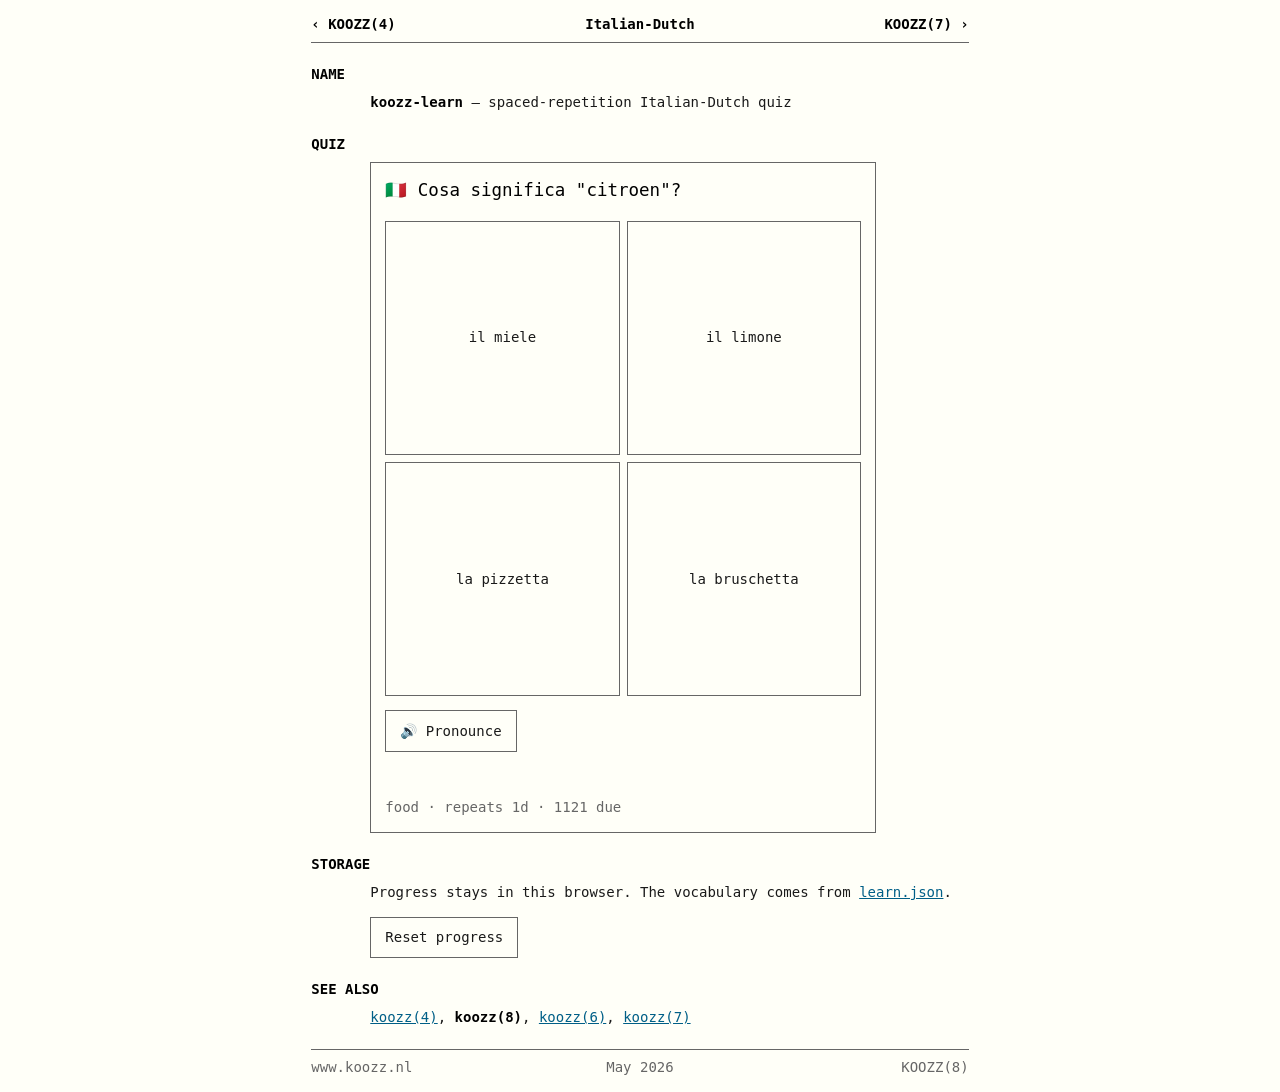
<file: learn.html>
<!DOCTYPE html>
<html lang="en">
  <head>
    <meta charset="utf-8">
    <meta name="viewport" content="width=device-width, initial-scale=1">
    <meta name="color-scheme" content="dark light">
    <title>KOOZZ - Italian quiz</title>
    <link rel="stylesheet" href="style.css">
    <link rel="prev" href="italian.html">
    <link rel="next" href="index.html">
    <style>
      .quiz { border: 1px solid var(--dim); padding: 1em; max-width: 60ch; }
      .prompt { color: var(--bold); font-size: 1.25em; margin-bottom: 1em; }
      .answers { display: grid; grid-template-columns: repeat(2, minmax(0, 1fr)); gap: 0.5em; }
      .answers button, .control { font: inherit; color: var(--fg); background: transparent; border: 1px solid var(--dim); padding: 0.65em 1em; text-align: left; cursor: pointer; }
      .answers button { aspect-ratio: 1; display: flex; align-items: center; justify-content: center; text-align: center; }
      .answers button.next { position: relative; display: flex; width: 100%; }
      .answers button.next::after { content: '>>'; position: absolute; right: 0.65em; bottom: 0.5em; }
      .answers button:hover, .answers button:focus-visible, .control:hover, .control:focus-visible { color: var(--bold); border-color: var(--link); }
      .answers button.correct { border-color: #009246; color: #009246; }
      .answers button.wrong { border-color: #ce2b37; color: #ce2b37; }
      .speak { margin-top: 1em; }
      .status { min-height: 1.5em; margin-top: 1em; }
      .status.good { color: #009246; } .status.bad { color: #ce2b37; }
      .quiz-meta { color: var(--dim); margin-top: 0.75em; }
      .controls { display: flex; gap: 1em; margin-top: 1em; align-items: center; }
      @media (max-width: 55ch) { .section-body { padding-left: 0; } }
    </style>
  </head>
  <body>
    <div class="man-page">
      <div class="man-header">
        <span><a href="italian.html">&#8249; KOOZZ(4)</a></span>
        <span>Italian-Dutch</span>
        <span><a href="index.html">KOOZZ(7) &#8250;</a></span>
      </div>

      <div class="section-heading">NAME</div>
      <div class="section-body"><p><b>koozz-learn</b> &mdash; spaced-repetition Italian-Dutch quiz</p></div>

      <div class="section-heading">QUIZ</div>
      <div class="section-body">
        <div class="quiz" aria-live="polite">
          <div id="prompt" class="prompt">Loading vocabulary&hellip;</div>
          <div id="answers" class="answers"></div>
          <button id="speak" class="control speak" type="button" aria-label="Pronounce the Italian word">🔊 Pronounce</button>
          <div id="status" class="status" role="status"></div>
          <div id="meta" class="quiz-meta"></div>

        </div>
      </div>

      <div class="section-heading">STORAGE</div>
      <div class="section-body">
        <p>Progress stays in this browser. The vocabulary comes from <a href="learn.json">learn.json</a>.</p>
        <div class="controls">
          <button id="reset" class="control" type="button">Reset progress</button>
        </div>
      </div>

      <div class="section-heading">SEE ALSO</div>
      <div class="section-body"><p><a href="italian.html">koozz(4)</a>, <b>koozz(8)</b>, <a href="games.html">koozz(6)</a>, <a href="index.html">koozz(7)</a></p></div>

      <div class="man-footer"><span>www.koozz.nl</span><span>May 2026</span><span>KOOZZ(8)</span></div>
    </div>

    <script>
      (() => {
        'use strict';
        // Change these constants to tune the review schedule.
        const BASE_INTERVAL_DAYS = 1;
        const MAX_INTERVAL_DAYS = 365;
        const STORAGE_KEY = 'koozz-italian-dutch-progress';
        const DAY = 24 * 60 * 60 * 1000;
        const promptElement = document.querySelector('#prompt');
        const answersElement = document.querySelector('#answers');
        const statusElement = document.querySelector('#status');
        const metaElement = document.querySelector('#meta');
        const speakButton = document.querySelector('#speak');

        let words = [];
        let progress = readProgress();
        let current = null;
        let answered = false;
        let italianPrompt = false;

        function italianVoice() {
          if (!('speechSynthesis' in window)) return null;
          const voices = window.speechSynthesis.getVoices();
          return voices.find(voice => voice.lang.toLowerCase() === 'it-it')
            || voices.find(voice => voice.lang.toLowerCase().startsWith('it'))
            || null;
        }
        function speakItalian(text) {
          if (!('speechSynthesis' in window) || !text) return;
          window.speechSynthesis.cancel();
          const textAfterColon = text.includes(':') ? text.slice(text.indexOf(':') + 1) : text;
          const spokenText = textAfterColon.split('/')[0].trim();
          const utterance = new SpeechSynthesisUtterance(spokenText);
          utterance.lang = 'it-IT';
          utterance.voice = italianVoice();
          window.speechSynthesis.speak(utterance);
        }
        function speakCurrent() {
          if (current) speakItalian(current.italian);
        }

        function readProgress() {
          try { return JSON.parse(localStorage.getItem(STORAGE_KEY)) || {}; }
          catch (_) { return {}; }
        }
        function saveProgress() { localStorage.setItem(STORAGE_KEY, JSON.stringify(progress)); }
        function today() { return new Date().toISOString().slice(0, 10); }
        function intervalDays(item) {
          const score = Math.max(0, Number(progress[item.id]?.correct) || 0);
          return Math.min(MAX_INTERVAL_DAYS, BASE_INTERVAL_DAYS * (2 ** score));
        }
        function due(item) {
          const record = progress[item.id];
          const last = record?.lastReview || record?.lastCorrect;
          return !last || Date.now() >= Date.parse(last + 'T00:00:00Z') + intervalDays(item) * DAY;
        }
        function intervalLabel(days) {
          return `${days}d`;
        }
        function choose(list) { return list[Math.floor(Math.random() * list.length)]; }
        function shuffle(list) {
          for (let i = list.length - 1; i > 0; i--) { const j = Math.floor(Math.random() * (i + 1)); [list[i], list[j]] = [list[j], list[i]]; }
          return list;
        }
        function makeQuestion() {
          const dueWords = words.filter(due);
          if (!dueWords.length) {
            current = null;
            promptElement.textContent = 'All caught up.';
            answersElement.replaceChildren();
            statusElement.textContent = 'No word is due yet. Come back when the next review interval has passed.';
            statusElement.className = 'status';
            metaElement.textContent = `${words.length} words in your review schedule`;
            answered = true;
            return;
          }
          current = choose(dueWords);
          italianPrompt = Math.random() < 0.5;
          const answerText = item => (italianPrompt ? item.dutch : item.italian).trim().replace(/\s+/g, ' ');
          const sameCategory = words.filter(item => item.category === current.category && item.id !== current.id);
          const otherCategories = words.filter(item => item.category !== current.category && item.id !== current.id);
          const usedAnswerText = new Set([answerText(current)]);
          const wrong = [...shuffle(sameCategory), ...shuffle(otherCategories)].filter(option => {
            const text = answerText(option);
            if (usedAnswerText.has(text)) return false;
            usedAnswerText.add(text);
            return true;
          }).slice(0, 3);
          const options = shuffle([current, ...wrong]);
          promptElement.textContent = italianPrompt ? `🇳🇱 Wat betekent "${current.italian}"?` : `🇮🇹 Cosa significa "${current.dutch}"?`;
          answersElement.replaceChildren(...options.map(option => {
            const button = document.createElement('button');
            button.type = 'button';
            button.textContent = italianPrompt ? `${option.dutch}` : `${option.italian}`;
            button.dataset.correct = option === current;
            button.addEventListener('click', () => answer(button, option === current));
            return button;
          }));
          statusElement.textContent = '';
          statusElement.className = 'status';
          metaElement.textContent = `${current.category} · repeats ${intervalLabel(intervalDays(current))} · ${dueWords.length} due`;
          answered = false;
          if (italianPrompt) speakCurrent();
        }
        function answer(button, correct) {
          if (answered) {
            if (correct) makeQuestion();
            return;
          }
          answered = true;
          const correctButton = answersElement.querySelector('button[data-correct="true"]');
          if (correct) {
            const record = progress[current.id] || { correct: 0 };
            record.correct = (Number(record.correct) || 0) + 1;
            record.lastCorrect = today();
            record.lastReview = record.lastCorrect;
            progress[current.id] = record;
            saveProgress();
            button.classList.add('correct');
            statusElement.textContent = `Correct. Confirm to continue. Repeats in ${intervalLabel(intervalDays(current))}.`;
            statusElement.className = 'status good';
          } else {
            const record = progress[current.id] || { correct: 0 };
            record.correct = Math.max(0, (Number(record.correct) || 0) - 1);
            record.lastReview = today();
            progress[current.id] = record;
            saveProgress();
            button.classList.add('wrong');
            correctButton.classList.add('correct');
            statusElement.textContent = `Not quite. Confirm the green answer to continue.`;
            statusElement.className = 'status bad';
          }
          correctButton.classList.add('next');
          answersElement.querySelectorAll('button').forEach(candidate => { candidate.disabled = candidate !== correctButton; });
          if (!italianPrompt) speakItalian(current.italian);
        }
        async function load() {
          try {
            const response = await fetch('learn.json', { cache: 'no-store' });
            if (!response.ok) throw new Error(`HTTP ${response.status}`);
            const data = await response.json();
            words = data.categories.flatMap(category => Object.entries(category.words).map(([italian, dutch]) => ({
              id: `${category.name}:${italian}`, category: category.name, italian, dutch
            })));
            if (words.length < 4 || data.categories.some(category => Object.keys(category.words).length < 4)) throw new Error('Each category needs at least four words');
            makeQuestion();
          } catch (error) {
            promptElement.textContent = 'Vocabulary could not be loaded.';
            statusElement.textContent = `${error.message} Serve this directory over HTTP; fetch is not available from file:// pages.`;
          }
        }

        document.querySelector('#reset').addEventListener('click', () => {
          if (window.confirm('Reset all Italian-Dutch quiz progress?')) { progress = {}; saveProgress(); makeQuestion(); }
        });
        speakButton.addEventListener('click', speakCurrent);
        if (!('speechSynthesis' in window)) speakButton.hidden = true;
        load();
      })();
    </script>
  </body>
</html>
</file>
<file: style.css>
@view-transition {
  navigation: auto;
}

::view-transition-old(root) {
  animation: fade-out 0.15s ease-out;
}

::view-transition-new(root) {
  animation: fade-in 0.15s ease-in;
}

@keyframes fade-out {
  from { opacity: 1; }
  to { opacity: 0; }
}

@keyframes fade-in {
  from { opacity: 0; }
  to { opacity: 1; }
}

:root {
  --fg: #e0e0e0;
  --bg: #1a1a1a;
  --bold: #ffffff;
  --link: #6ec1d0;
  --link-hover: #9cdceb;
  --dim: #888888;
  --section: #ffffff;
  --underline: #e0e0e0;
}

@media (prefers-color-scheme: light) {
  :root {
    --fg: #1a1a1a;
    --bg: #fffff8;
    --bold: #000000;
    --link: #005f87;
    --link-hover: #0087af;
    --dim: #666666;
    --section: #000000;
    --underline: #1a1a1a;
  }
}

*,
*::before,
*::after {
  margin: 0;
  padding: 0;
  box-sizing: border-box;
}

html {
  overflow-y: scroll;
}

body {
  font-family: "SF Mono", "Menlo", "Consolas", "DejaVu Sans Mono", monospace;
  font-size: 14px;
  line-height: 1.5;
  color: var(--fg);
  background-color: var(--bg);
  padding: 1em;
}

.man-page {
  max-width: 78ch;
  margin: 0 auto;
}

.man-header,
.man-footer {
  display: flex;
  justify-content: space-between;
  font-weight: bold;
  color: var(--bold);
}

.man-header {
  border-bottom: 1px solid var(--dim);
  padding-bottom: 0.5em;
  margin-bottom: 1.5em;
}

.man-footer {
  border-top: 1px solid var(--dim);
  padding-top: 0.5em;
  margin-top: 1.5em;
  font-weight: normal;
  color: var(--dim);
}

.man-header span,
.man-footer span {
  flex: 1;
}

.man-header span:nth-child(2),
.man-footer span:nth-child(2) {
  text-align: center;
}

.man-header span:nth-child(3),
.man-footer span:nth-child(3) {
  text-align: right;
}

.man-header a {
  color: var(--bold);
  text-decoration: none;
}

.man-header a:hover {
  color: var(--link-hover);
}

.section-heading {
  font-weight: bold;
  color: var(--section);
  margin-top: 1.5em;
  margin-bottom: 0.5em;
  text-transform: uppercase;
}

.section-body {
  padding-left: 7ch;
}

.section-body p {
  margin-bottom: 0.75em;
}

.entry {
  margin-bottom: 0.5em;
}

.entry-label {
  font-weight: bold;
  color: var(--bold);
}

.section-body ul {
  list-style: none;
  margin-bottom: 0.75em;
}

.section-body li::before {
  content: "\00b7  ";
}

a {
  color: var(--link);
  text-decoration: underline;
}

a:hover {
  color: var(--link-hover);
}

b, strong {
  color: var(--bold);
}

.synopsis {
  font-weight: bold;
  color: var(--bold);
}

.synopsis-arg {
  font-weight: normal;
  font-style: italic;
  color: var(--fg);
}

.verb-table {
  border-collapse: collapse;
  margin-bottom: 0.75em;
}

.verb-table th,
.verb-table td {
  text-align: left;
  padding: 0.1em 3ch 0.1em 0;
  font-weight: normal;
}

.verb-table th {
  color: var(--bold);
  border-bottom: 1px solid var(--dim);
}

.verb-table td:first-child,
.verb-table th:first-child {
  color: var(--dim);
  font-style: italic;
}

.singular-plural-table {
  border-collapse: collapse;
  margin-bottom: 0.75em;
}

.singular-plural-table th,
.singular-plural-table td {
  text-align: left;
  padding: 0.1em 3ch 0.1em 0;
}

.singular-plural-table th {
  color: var(--fg);
  font-weight: normal;
  border-bottom: 1px solid var(--dim);
}

.singular-plural-table td:first-child {
  color: var(--dim);
}

.singular-plural-table td:nth-child(n+2) {
  color: var(--fg);
}

.section-dots {
  text-align: center;
  margin: 1em 0 1.5em;
}

.section-dots span {
  display: inline-block;
  width: 0.5em;
  height: 0.5em;
  margin: 0 0.5em;
  border-radius: 50%;
  vertical-align: middle;
}

.section-dots span:nth-child(1) {
  background: #009246;
}

.section-dots span:nth-child(2) {
  background: #ffffff;
  border: 1px solid var(--dim);
}

.section-dots span:nth-child(3) {
  background: #ce2b37;
}

.phrase-table {
  border-collapse: collapse;
  margin-bottom: 0.75em;
}

.phrase-table th {
  text-align: left;
}

.phrase-table td {
  padding: 0.15em 3ch 0.15em 0;
}

.phrase-table td:first-child {
  color: var(--bold);
}

.phrase-table td:nth-child(2),
.phrase-table td:nth-child(3) {
  color: var(--dim);
  font-style: italic;
}

.sign-off {
  text-align: center;
  font-style: italic;
  color: var(--dim);
  margin-top: 1.5em;
}
</file>
